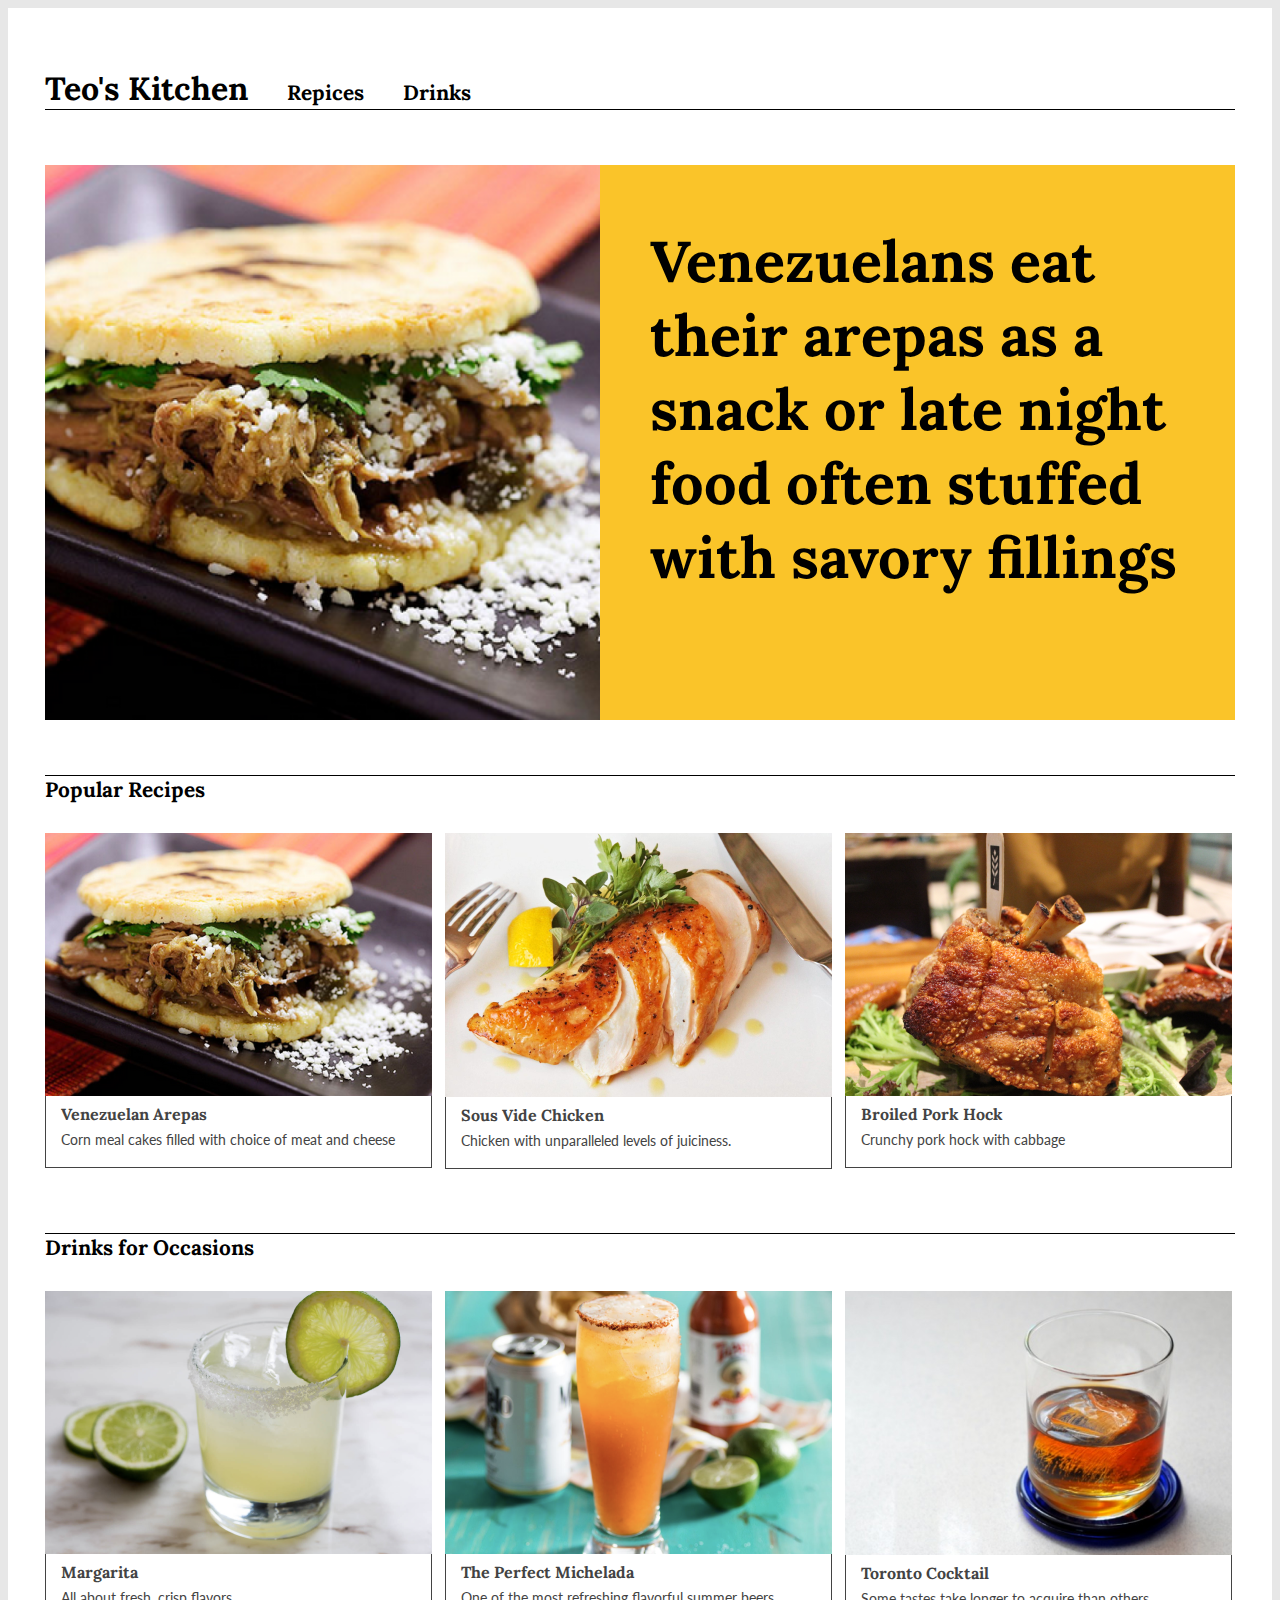
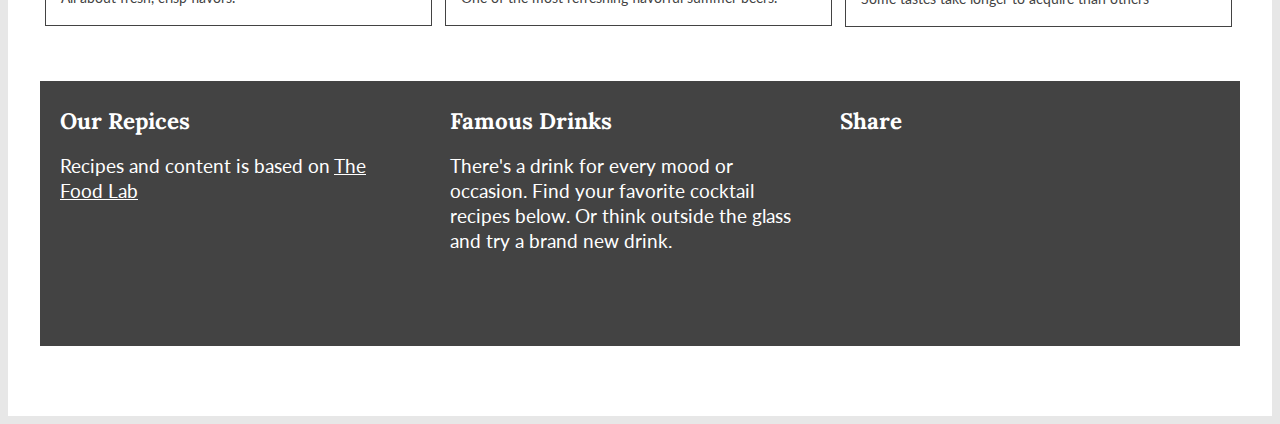
<file: index.html>
<!DOCTYPE html>
<html lang="en">
<head>
  <meta charset="UTF-8">
  <meta name="viewport" content="width=device-width, initial-scale=1.0">
  <meta http-equiv="X-UA-Compatible" content="ie=edge">

  <link rel="stylesheet" href="https://use.fontawesome.com/releases/v5.4.1/css/all.css" integrity="sha384-5sAR7xN1Nv6T6+dT2mhtzEpVJvfS3NScPQTrOxhwjIuvcA67KV2R5Jz6kr4abQsz" crossorigin="anonymous">

  <link href="https://fonts.googleapis.com/css?family=Lato:300,400,700|Lora:400,700" rel="stylesheet">

  <!-- custom css sheet for class project -->
  <link rel="stylesheet" type="text/css" href="css/style.css">


  <title>Teo Herman – Repice Site another change</title>
</head>
<body>
  <div class="site-container">
    <nav>
      <a id="siteName" href="index.html">Teo's Kitchen</a>
      <a href="#recipe-id">Repices</a>
      <a href="#drinks-id">Drinks</a>
    </nav>


    <!-- <h1 class="aspect-ratio-box">
      <div class="aspect-ratio-box-inside">
        <div class="flexbox-centering">
          <div class="viewport-sizing">
        <img src="img/arepa-large.png" alt="Quinoa Salad">
        Venezuelans eat their arepas as a snack or late night food often stuffed with savory fillings.
      </div>
    </h1> -->

    <!-- <div class="featured-dish">
      <img src="img/arepa-large.png" alt="Quinoa Salad">
      <h1>Venezuelans eat their arepas as a snack or late night food often stuffed with savory fillings</h1>
    </div> -->

    <div class="featured-dish">
      <div class="box1">
        <a href="pages/arepas.html">
        <img class="box1" src="img/arepa-large.png" alt="Quinoa Salad">
      </a>
      </div>
      <div class="box2">
        <h1>Venezuelans eat their arepas as a snack or late night food often stuffed with savory fillings</h1>
      </div>
    </div>

    <div class="popular-dish">
      <h2 id="recipe-id" class="s-title">Popular Recipes</h2>
        <div class="r-content">

          <div class="recipe">
            <a href="pages/arepas.html">
              <img src="img/img2.png" alt="Venezuelan Arepas">
                <div class="pdd">
                  <h3>Venezuelan Arepas</h3>
                    <p>Corn meal cakes filled with choice of meat and cheese</p>
                </div>
              </img>
            </a>
          </div>

          <div class="recipe">
            <a href="pages/sousvidechicken.html">
              <img src="img/sous-vide-chicken-guide.png" alt="Sous Vide Chicken">
                <div class="pdd">
                  <h3>Sous Vide Chicken</h3>
                    <p>Chicken with unparalleled levels of juiciness.</p>
                </div>
              </img>
            </a>
          </div>

          <div class="recipe">
            <a href="pages/porkhock.html">
              <img src="img/porkhock.png" alt="Broiled Pork Hocks">
                <div class="pdd">
                  <h3>Broiled Pork Hock</h3>
                    <p>Crunchy pork hock with cabbage</p>
                </div>
              </img>
            </a>
          </div>
        </div>
      </div> <!-- end of popular-dish -->

      <div class="drinks">
        <h2 id="drinks-id" class="d-title">Drinks for Occasions</h2>
          <div class="drink-content">

            <div class="drink-recipe">
              <a href="pages/margarita.html">
                <img src="img/margarita.png" alt="Venezuelan Arepas">
                  <div class="pdd">
                    <h3>Margarita</h3>
                    <p>All about fresh, crisp flavors.</p>
                  </div>
                </img>
              </a>
            </div>

            <div class="drink-recipe">
              <a href="pages/michelada.html">
                <img src="img/michelada.png" alt="Michelada Drink">
                  <div class="pdd">
                    <h3>The Perfect Michelada</h3>
                      <p>One of the most refreshing flavorful summer beers.</p>
                  </div>
                </img>
              </a>
            </div>

            <div class="drink-recipe">
              <a href="pages/toronto.html">
                <img src="img/toronto.png" alt="Fish Stocks and Sweet Potatos">
                  <div class="pdd">
                    <h3>Toronto Cocktail</h3>
                      <p>Some tastes take longer to acquire than others</p>
                    </div>
                  </img>
                </a>
            </div>

          </div>
        </div> <!-- end of drinks -->


    <footer class="footer">
      <div class="f-description">
        <h3>Our Repices</h3>
        <p>Recipes and content is based on <a href="https://www.seriouseats.com/the-food-lab">The Food Lab</a>
        </p>
      </div>
      <div class="f-description">
        <h3>Famous Drinks</h3>
        <p>There's a drink for every mood or occasion. Find your favorite cocktail recipes below. Or think outside the glass and try a brand new drink.</p>
      </div>
      <div class="f-description">
        <h3>Share</h3>
        <p><i class="fab fa-facebook-square"></i>
        <i class="fab fa-twitter-square"></i>
        <i class="fab fa-instagram"></i></p>
      </div>
    </footer>
  </div> <!-- end of site container -->
</body>
</html>
</file>
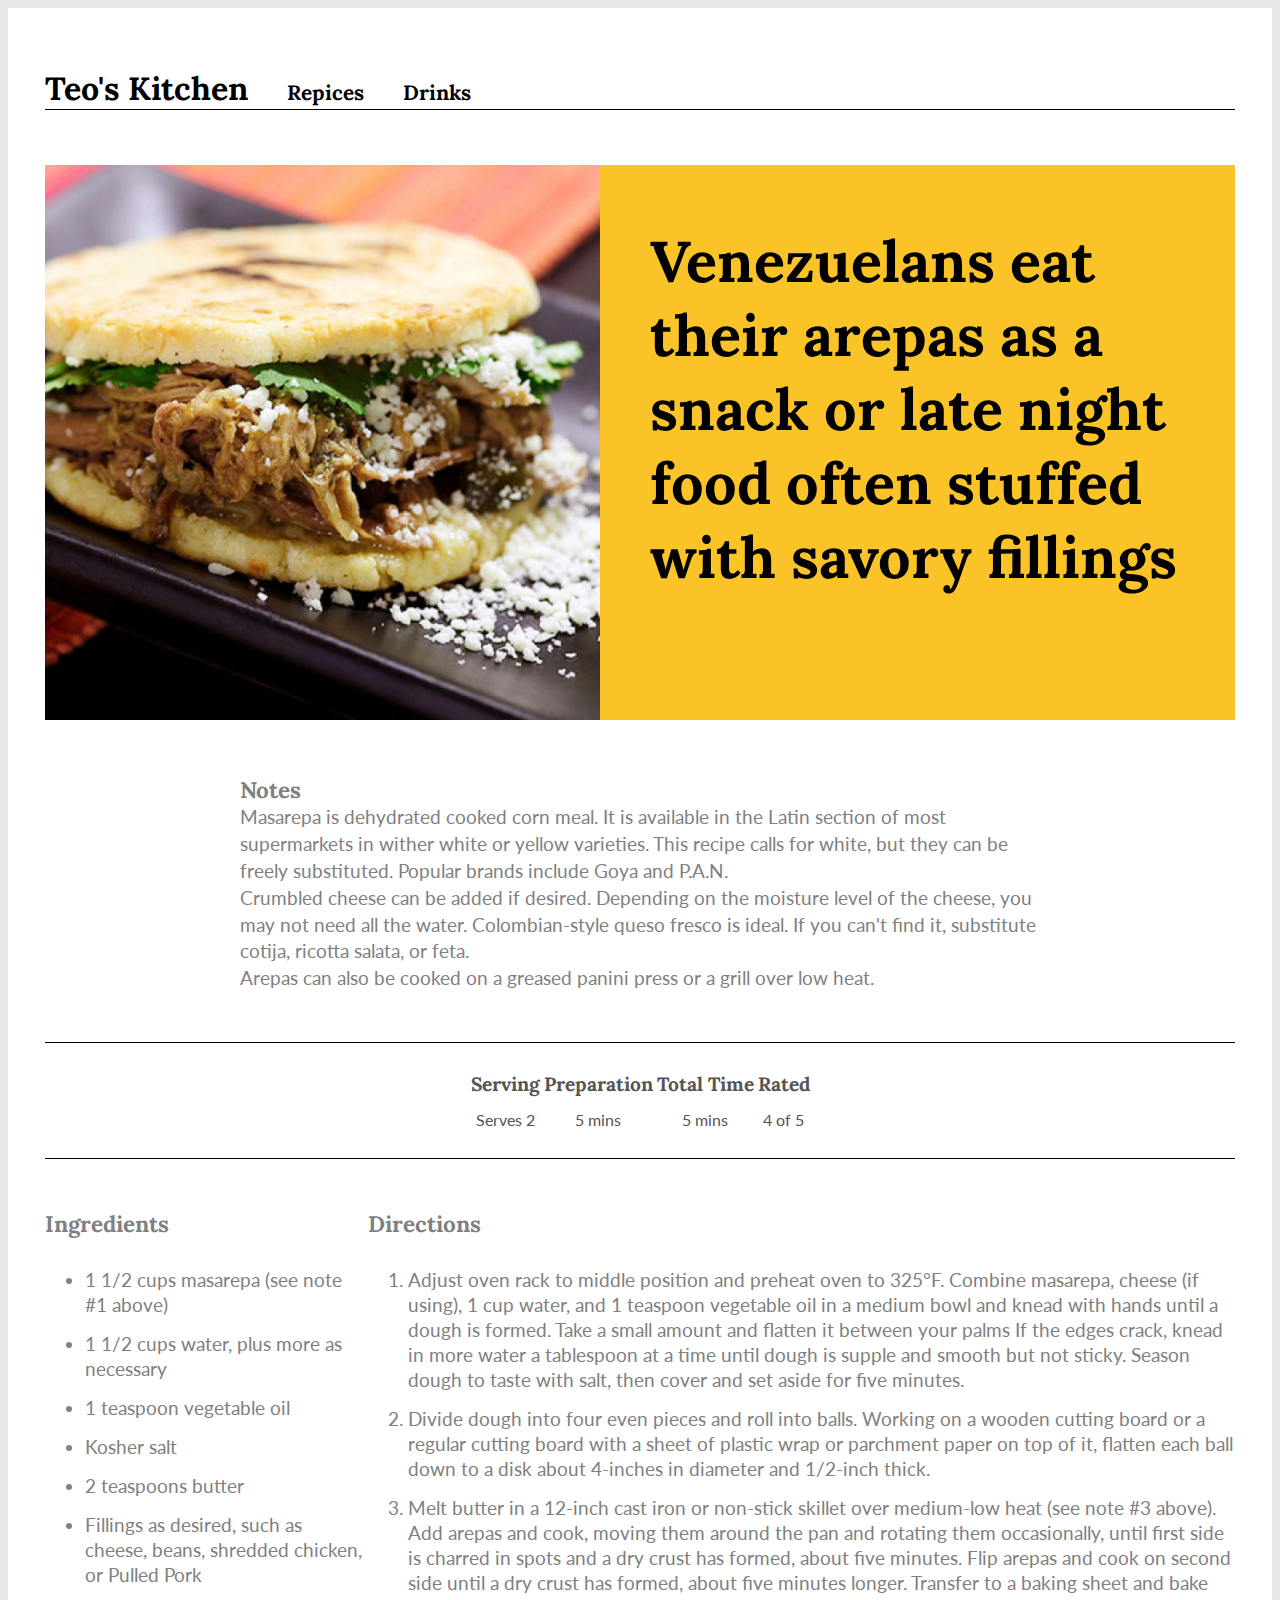
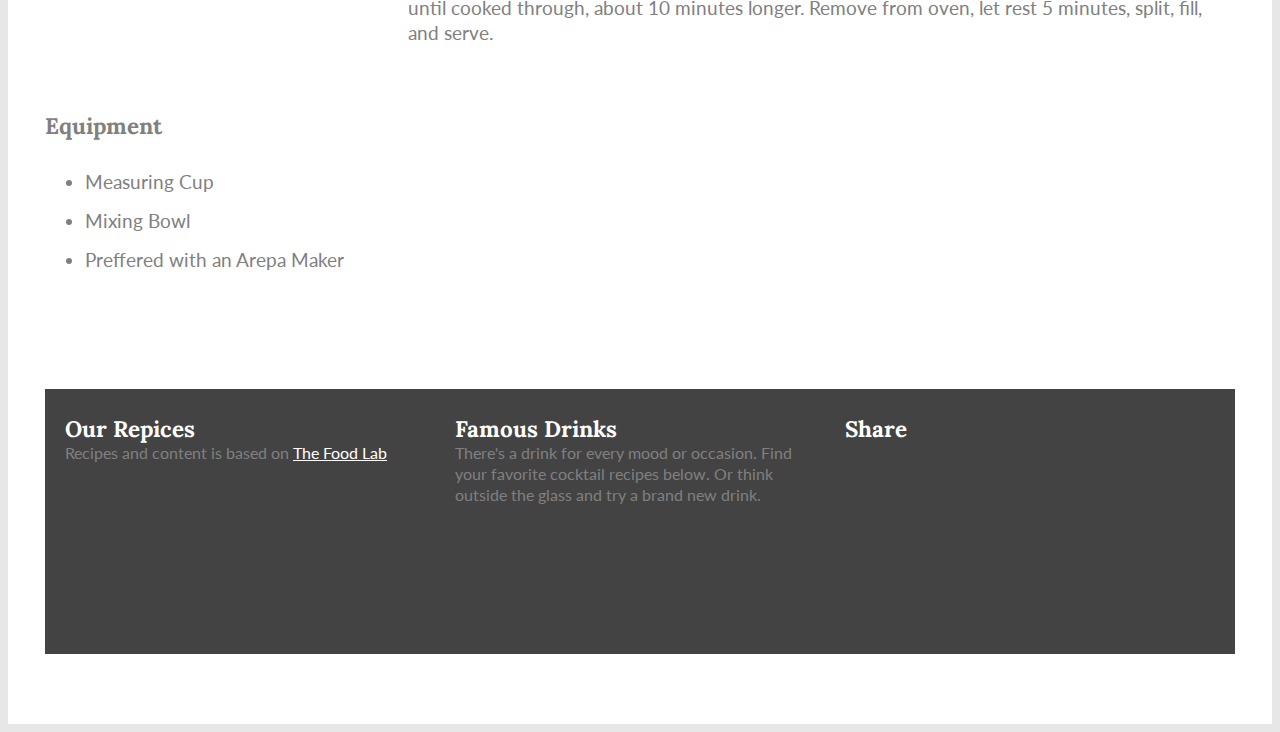
<file: pages/arepas.html>
<!DOCTYPE html>
<html lang="en" dir="ltr">
  <head>
    <meta charset="utf-8">
    <meta name="viewport" content="width=device-width, initial-scale=1.0">
    <meta http-equiv="X-UA-Compatible" content="ie=edge">

      <link rel="stylesheet" href="https://use.fontawesome.com/releases/v5.4.1/css/all.css" integrity="sha384-5sAR7xN1Nv6T6+dT2mhtzEpVJvfS3NScPQTrOxhwjIuvcA67KV2R5Jz6kr4abQsz" crossorigin="anonymous">

    <link href="https://fonts.googleapis.com/css?family=Lato:300,400,700|Lora:400,700" rel="stylesheet">

    <!-- custom css sheet for class project -->
    <link rel="stylesheet" type="text/css" href="../css/style.css">

    <title>Teo Herman – Repice Site Arepas</title>
  </head>
  <body>
    <div class="site-container">
      <nav>
        <a id="siteName" href="../index.html">Teo's Kitchen</a>
        <a href="../index.html">Repices</a><!-- given more time I would dedicate an entire section to technicques-->
        <a href="../index.html">Drinks</a><!-- given more time I would dedicate an entire section to technicques-->
      </nav>

      <div class="featured-dish">
        <div class="box1">
          <img class="box1" src="../img/arepa-large.png" alt="Venezuelan Arepa">
        </div>
        <div class="box2">
          <h1>Venezuelans eat their arepas as a snack or late night food often stuffed with savory fillings</h1>
        </div>
      </div>


      <div class="recipe-content">
        <div class="notes">
          <h3>Notes</h3>
          <p>
            Masarepa is dehydrated cooked corn meal. It is available in the Latin section of most supermarkets in wither white or yellow varieties. This recipe calls for white, but they can be freely substituted. Popular brands include Goya and P.A.N. <br />
            Crumbled cheese can be added if desired. Depending on the moisture level of the cheese, you may not need all the water. Colombian-style queso fresco is ideal. If you can't find it, substitute cotija, ricotta salata, or feta. <br />
            Arepas can also be cooked on a greased panini press or a grill over low heat.
          </p>
        </div>

        <div class="rating">
          <table class="rating-table">
            <tr>
              <th>Serving</th>
              <th>Preparation</th>
              <th>Total Time</th>
              <th>Rated</th>
            </tr>
            <tr>
              <td>Serves 2</td>
              <td>5 mins</td>
              <td>5 mins</td>
              <td>4 of 5</td>
            </tr>
          </table>
        </div>
        <div class="cooking-methods">
        <div class="ingredients">
          <h3>Ingredients</h3>
            <ul>
              <li>1 1/2 cups masarepa (see note #1 above)</li>
              <li>1 1/2 cups water, plus more as necessary</li>
              <li>1 teaspoon vegetable oil</li>
              <li>Kosher salt</li>
              <li>2 teaspoons butter</li>
              <li>Fillings as desired, such as cheese, beans, shredded chicken, or Pulled Pork</li>
            </ul>
        </div>

        <div class="directions">
          <h3>Directions</h3>
          <ol>
            <li>
              Adjust oven rack to middle position and preheat oven to 325°F. Combine masarepa, cheese (if using), 1 cup water, and 1 teaspoon vegetable oil in a medium bowl and knead with hands until a dough is formed. Take a small amount and flatten it between your palms If the edges crack, knead in more water a tablespoon at a time until dough is supple and smooth but not sticky. Season dough to taste with salt, then cover and set aside for five minutes.
            </li>
            <li>
              Divide dough into four even pieces and roll into balls. Working on a wooden cutting board or a regular cutting board with a sheet of plastic wrap or parchment paper on top of it, flatten each ball down to a disk about 4-inches in diameter and 1/2-inch thick.
            </li>
            <li>
              Melt butter in a 12-inch cast iron or non-stick skillet over medium-low heat (see note #3 above). Add arepas and cook, moving them around the pan and rotating them occasionally, until first side is charred in spots and a dry crust has formed, about five minutes. Flip arepas and cook on second side until a dry crust has formed, about five minutes longer. Transfer to a baking sheet and bake until cooked through, about 10 minutes longer. Remove from oven, let rest 5 minutes, split, fill, and serve.
            </li>
          </ol>
        </div>

        <div class="equipment">
          <h3>Equipment</h3>
          <p></p>
          <ul>
            <li>Measuring Cup</li>
            <li>Mixing Bowl</li>
            <li>Preffered with an Arepa Maker</li>
          </ul>
        </div>
      </div>

      <footer class="footer">
        <div class="f-description">
          <h3>Our Repices</h3>
          <p>Recipes and content is based on <a href="https://www.seriouseats.com/the-food-lab">The Food Lab</a>
          </p>
        </div>
        <div class="f-description">
          <h3>Famous Drinks</h3>
          <p>There's a drink for every mood or occasion. Find your favorite cocktail recipes below. Or think outside the glass and try a brand new drink.</p>
        </div>
        <div class="f-description">
          <h3>Share</h3>
          <p>
          <i class="fab fa-facebook-square"></i>
          <i class="fab fa-twitter-square"></i>
          <i class="fab fa-instagram"></i>
        </p>
        </div>
      </footer>

    </div>
  </body>
</html>
</file>
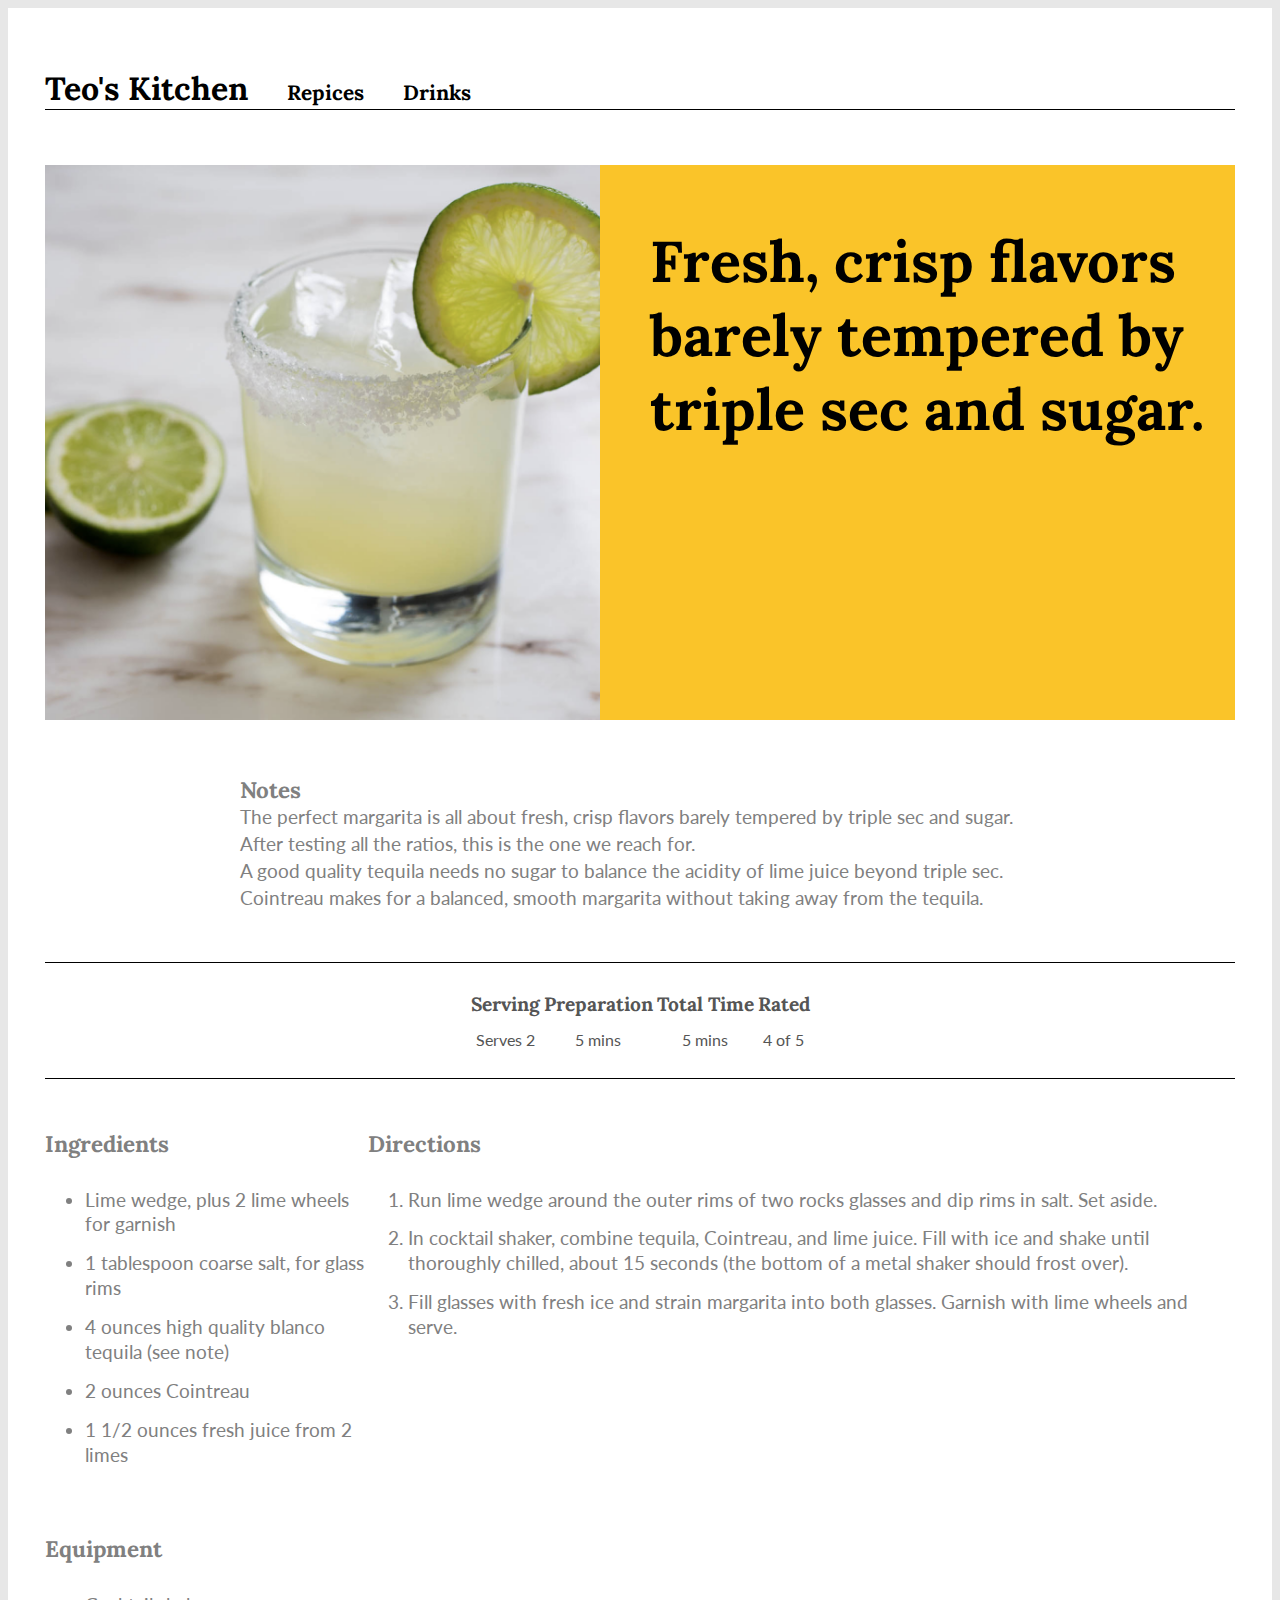
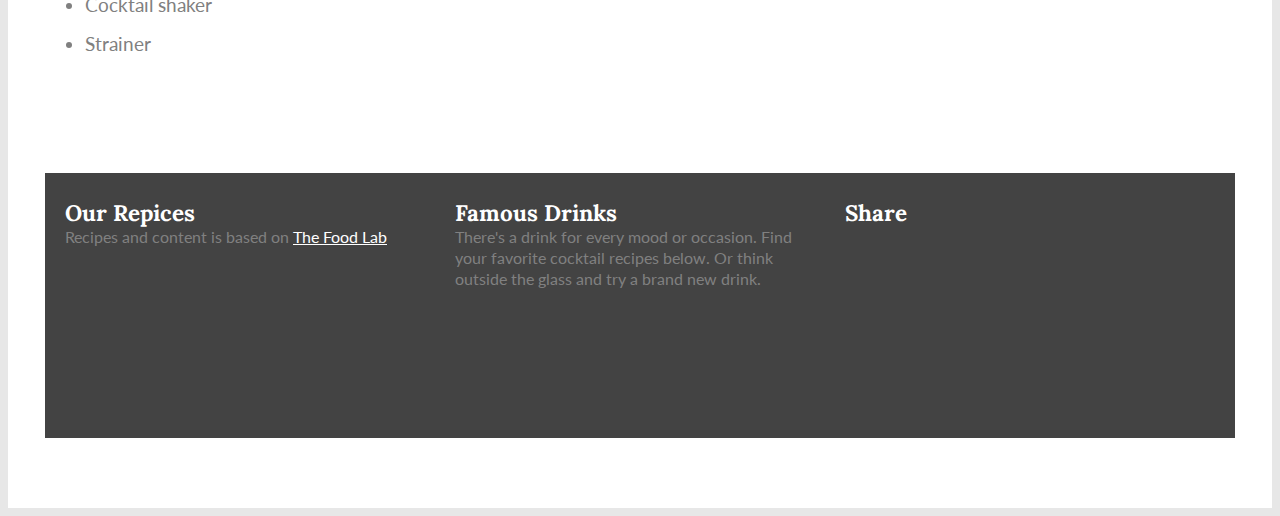
<file: pages/margarita.html>
<!DOCTYPE html>
<html lang="en" dir="ltr">
  <head>
    <meta charset="utf-8">
    <meta name="viewport" content="width=device-width, initial-scale=1.0">
    <meta http-equiv="X-UA-Compatible" content="ie=edge">

    <link rel="stylesheet" href="https://use.fontawesome.com/releases/v5.4.1/css/all.css" integrity="sha384-5sAR7xN1Nv6T6+dT2mhtzEpVJvfS3NScPQTrOxhwjIuvcA67KV2R5Jz6kr4abQsz" crossorigin="anonymous">

    <link href="https://fonts.googleapis.com/css?family=Lato:300,400,700|Lora:400,700" rel="stylesheet">

    <!-- custom css sheet for class project -->
    <link rel="stylesheet" type="text/css" href="../css/style.css">

    <title>Teo Herman – Repice Site Arepas</title>
  </head>
  <body>
    <div class="site-container">
      <nav>
        <a id="siteName" href="../index.html">Teo's Kitchen</a>
        <a href="../index.html">Repices</a><!-- given more time I would dedicate an entire section to technicques-->
        <a href="../index.html">Drinks</a><!-- given more time I would dedicate an entire section to technicques-->
      </nav>

      <div class="featured-dish">
        <div class="box1">
          <img class="box1" src="../img/margarita-large.png" alt="Classic Margarita">
        </div>
        <div class="box2">
          <h1>Fresh, crisp flavors barely tempered by triple sec and sugar.</h1>
        </div>
      </div>

      <!-- <div class="featured-dish">
        <img src="../img/margarita-large.png" alt="Classic Margarita">
        <h1>Fresh, crisp flavors barely tempered by triple sec and sugar.</h1>
      </div> -->


      <div class="recipe-content">
        <div class="notes">
          <h3>Notes</h3>
          <p>
            The perfect margarita is all about fresh, crisp flavors barely tempered by triple sec and sugar. After testing all the ratios, this is the one we reach for.<br>
            A good quality tequila needs no sugar to balance the acidity of lime juice beyond triple sec.
            Cointreau makes for a balanced, smooth margarita without taking away from the tequila.
          </p>
        </div>

        <div class="rating">
          <table class="rating-table">
            <tr>
              <th>Serving</th>
              <th>Preparation</th>
              <th>Total Time</th>
              <th>Rated</th>
            </tr>
            <tr>
              <td>Serves 2</td>
              <td>5 mins</td>
              <td>5 mins</td>
              <td>4 of 5</td>
            </tr>
          </table>
        </div>

        <div class="cooking-methods">
          <div class="ingredients">
            <h3>Ingredients</h3>
              <ul>
                <li>Lime wedge, plus 2 lime wheels for garnish</li>
                <li>1 tablespoon coarse salt, for glass rims</li>
                <li>4 ounces high quality blanco tequila (see note)</li>
                <li>2 ounces Cointreau</li>
                <li>1 1/2 ounces fresh juice from 2 limes</li>
              </ul>
          </div>

          <div class="directions">
            <h3>Directions</h3>
            <ol>
              <li>
                Run lime wedge around the outer rims of two rocks glasses and dip rims in salt. Set aside.
              </li>
              <li>
                In cocktail shaker, combine tequila, Cointreau, and lime juice. Fill with ice and shake until thoroughly chilled, about 15 seconds (the bottom of a metal shaker should frost over).
              </li>
              <li>
                Fill glasses with fresh ice and strain margarita into both glasses. Garnish with lime wheels and serve.
              </li>
            </ol>
          </div>

          <div class="equipment">
            <h3>Equipment</h3>
            <p></p>
            <ul>
              <li>Cocktail shaker </li>
              <li>Strainer</li>
            </ul>
          </div>
      </div>

      <footer class="footer">
        <div class="f-description">
          <h3>Our Repices</h3>
          <p>Recipes and content is based on <a href="https://www.seriouseats.com/the-food-lab">The Food Lab</a>
          </p>
        </div>
        <div class="f-description">
          <h3>Famous Drinks</h3>
          <p>There's a drink for every mood or occasion. Find your favorite cocktail recipes below. Or think outside the glass and try a brand new drink.</p>
        </div>
        <div class="f-description">
          <h3>Share</h3>
          <p><i class="fab fa-facebook-square"></i>
          <i class="fab fa-twitter-square"></i>
          <i class="fab fa-instagram"></i></p>
        </div>
      </footer>

    </div>
  </body>
</html>
</file>
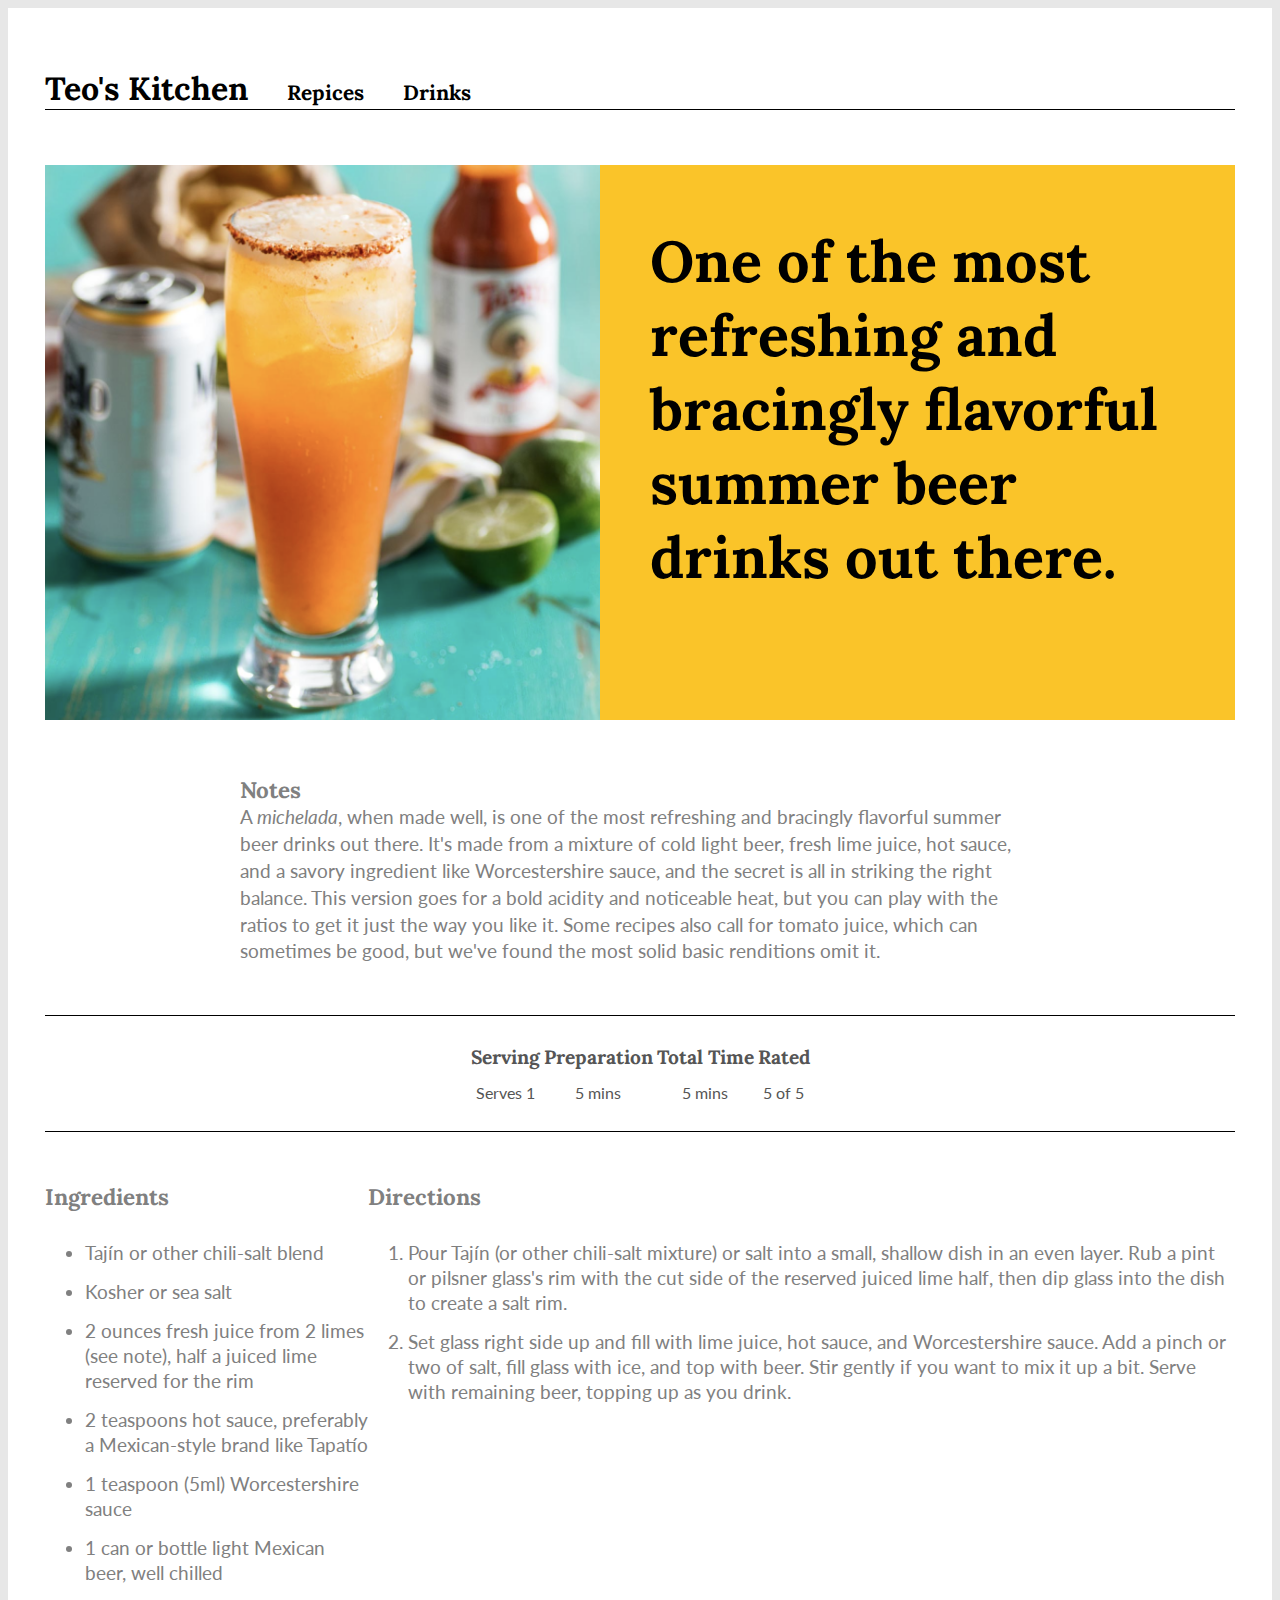
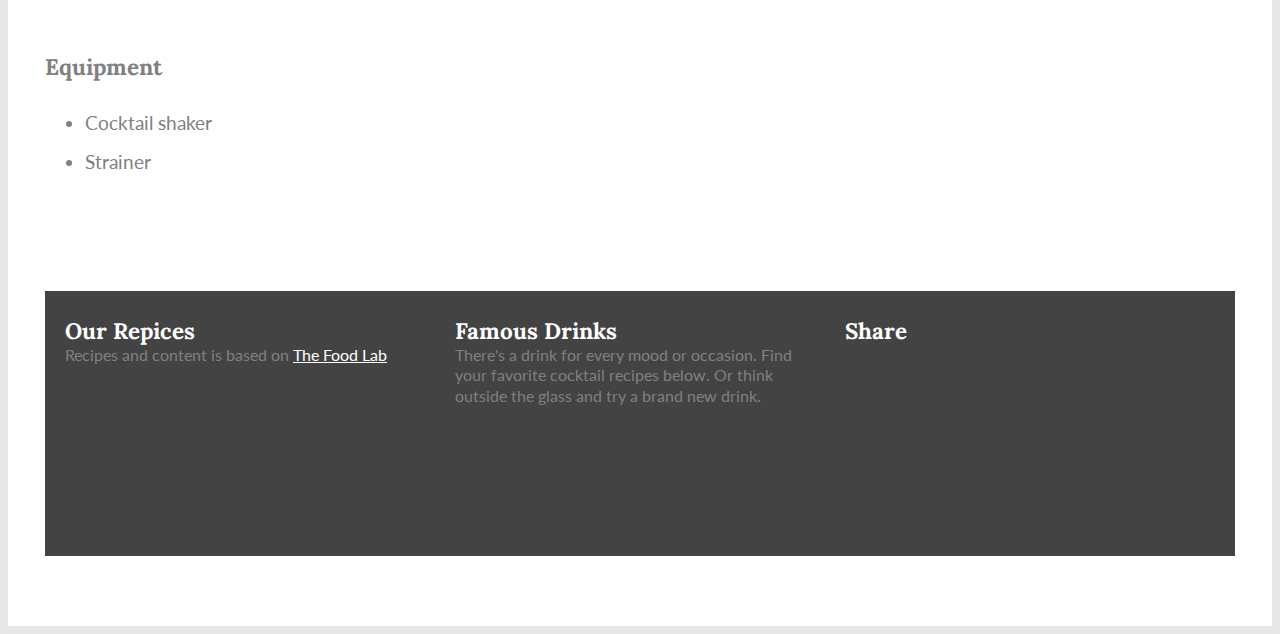
<file: pages/michelada.html>
<!DOCTYPE html>
<html lang="en" dir="ltr">
  <head>
    <meta charset="utf-8">
    <meta name="viewport" content="width=device-width, initial-scale=1.0">
    <meta http-equiv="X-UA-Compatible" content="ie=edge">

    <link rel="stylesheet" href="https://use.fontawesome.com/releases/v5.4.1/css/all.css" integrity="sha384-5sAR7xN1Nv6T6+dT2mhtzEpVJvfS3NScPQTrOxhwjIuvcA67KV2R5Jz6kr4abQsz" crossorigin="anonymous">

    <link href="https://fonts.googleapis.com/css?family=Lato:300,400,700|Lora:400,700" rel="stylesheet">

    <!-- custom css sheet for class project -->
    <link rel="stylesheet" type="text/css" href="../css/style.css">

    <title>Teo Herman – Repice Site Michelada</title>
  </head>
  <body>
    <div class="site-container">
      <nav>
        <a id="siteName" href="../index.html">Teo's Kitchen</a>
        <a href="../index.html">Repices</a><!-- given more time I would dedicate an entire section to technicques-->
        <a href="../index.html">Drinks</a><!-- given more time I would dedicate an entire section to technicques-->
      </nav>

      <div class="featured-dish">
        <div class="box1">
          <img class="box1" src="../img/michelada-large.png" alt="Michelada">
        </div>
        <div class="box2">
          <h1>One of the most refreshing and bracingly flavorful summer beer drinks out there.</h1>
        </div>
      </div>


      <div class="recipe-content">
        <div class="notes">
          <h3>Notes</h3>
          <p>
            A <em>michelada</em>, when made well, is one of the most refreshing and bracingly flavorful summer beer drinks out there. It's made from a mixture of cold light beer, fresh lime juice, hot sauce, and a savory ingredient like Worcestershire sauce, and the secret is all in striking the right balance. This version goes for a bold acidity and noticeable heat, but you can play with the ratios to get it just the way you like it. Some recipes also call for tomato juice, which can sometimes be good, but we've found the most solid basic renditions omit it.
          </p>
        </div>

        <div class="rating">
          <table class="rating-table">
            <tr>
              <th>Serving</th>
              <th>Preparation</th>
              <th>Total Time</th>
              <th>Rated</th>
            </tr>
            <tr>
              <td>Serves 1</td>
              <td>5 mins</td>
              <td>5 mins</td>
              <td>5 of 5</td>
            </tr>
          </table>
        </div>

        <div class="cooking-methods">
          <div class="ingredients">
            <h3>Ingredients</h3>
              <ul>
                <li>Tajín or other chili-salt blend </li>
                <li>Kosher or sea salt</li>
                <li>2 ounces fresh juice from 2 limes (see note), half a juiced lime reserved for the rim</li>
                <li>2 teaspoons hot sauce, preferably a Mexican-style brand like Tapatío </li>
                <li>1 teaspoon (5ml) Worcestershire sauce</li>
                <li>1 can or bottle light Mexican beer, well chilled</li>
              </ul>
          </div>

          <div class="directions">
            <h3>Directions</h3>
            <ol>
              <li>
                Pour Tajín (or other chili-salt mixture) or salt into a small, shallow dish in an even layer. Rub a pint or pilsner glass's rim with the cut side of the reserved juiced lime half, then dip glass into the dish to create a salt rim.
              </li>
              <li>
                Set glass right side up and fill with lime juice, hot sauce, and Worcestershire sauce. Add a pinch or two of salt, fill glass with ice, and top with beer. Stir gently if you want to mix it up a bit. Serve with remaining beer, topping up as you drink.
              </li>
            </ol>
          </div>

          <div class="equipment">
            <h3>Equipment</h3>
            <p></p>
            <ul>
              <li>Cocktail shaker </li>
              <li>Strainer</li>
            </ul>
          </div>
      </div>

      <footer class="footer">
        <div class="f-description">
          <h3>Our Repices</h3>
          <p>Recipes and content is based on <a href="https://www.seriouseats.com/the-food-lab">The Food Lab</a>
          </p>
        </div>
        <div class="f-description">
          <h3>Famous Drinks</h3>
          <p>There's a drink for every mood or occasion. Find your favorite cocktail recipes below. Or think outside the glass and try a brand new drink.</p>
        </div>
        <div class="f-description">
          <h3>Share</h3>
          <p><i class="fab fa-facebook-square"></i>
          <i class="fab fa-twitter-square"></i>
          <i class="fab fa-instagram"></i></p>
        </div>
      </footer>

    </div>
  </body>
</html>
</file>
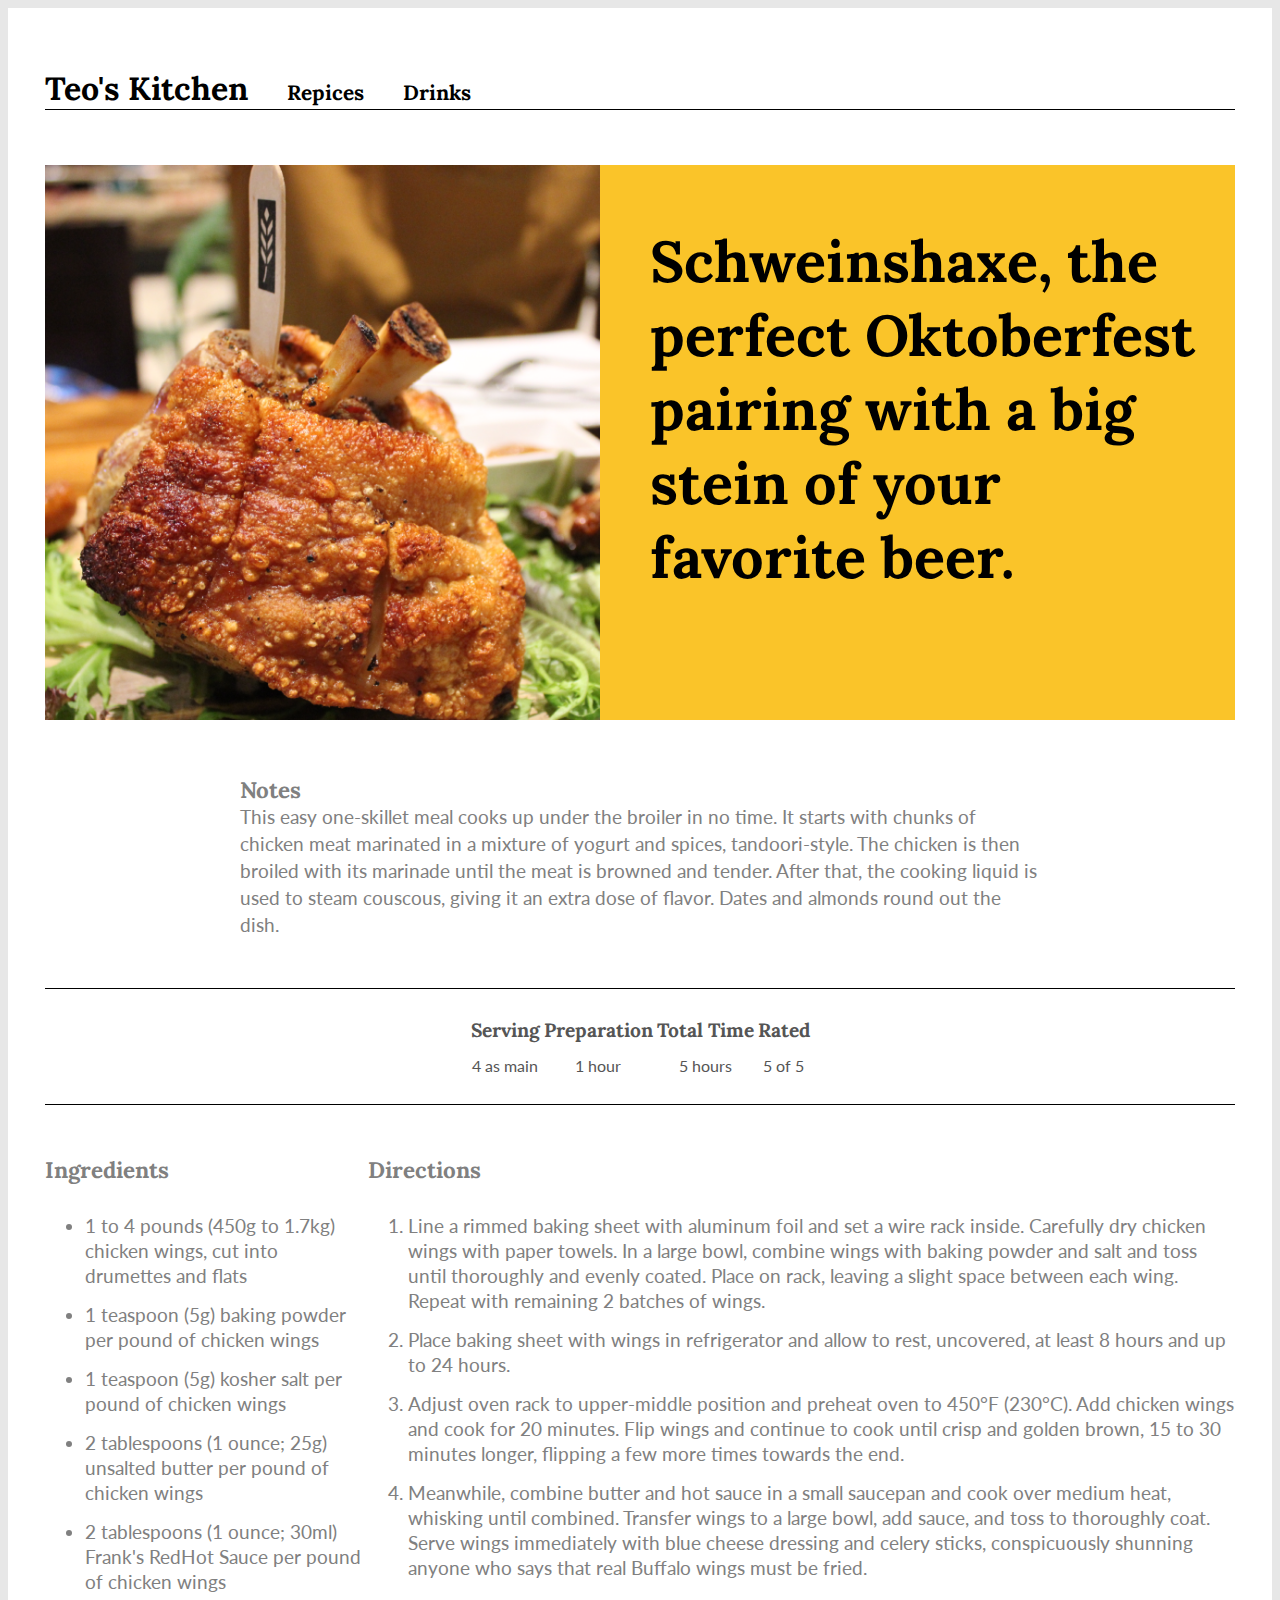
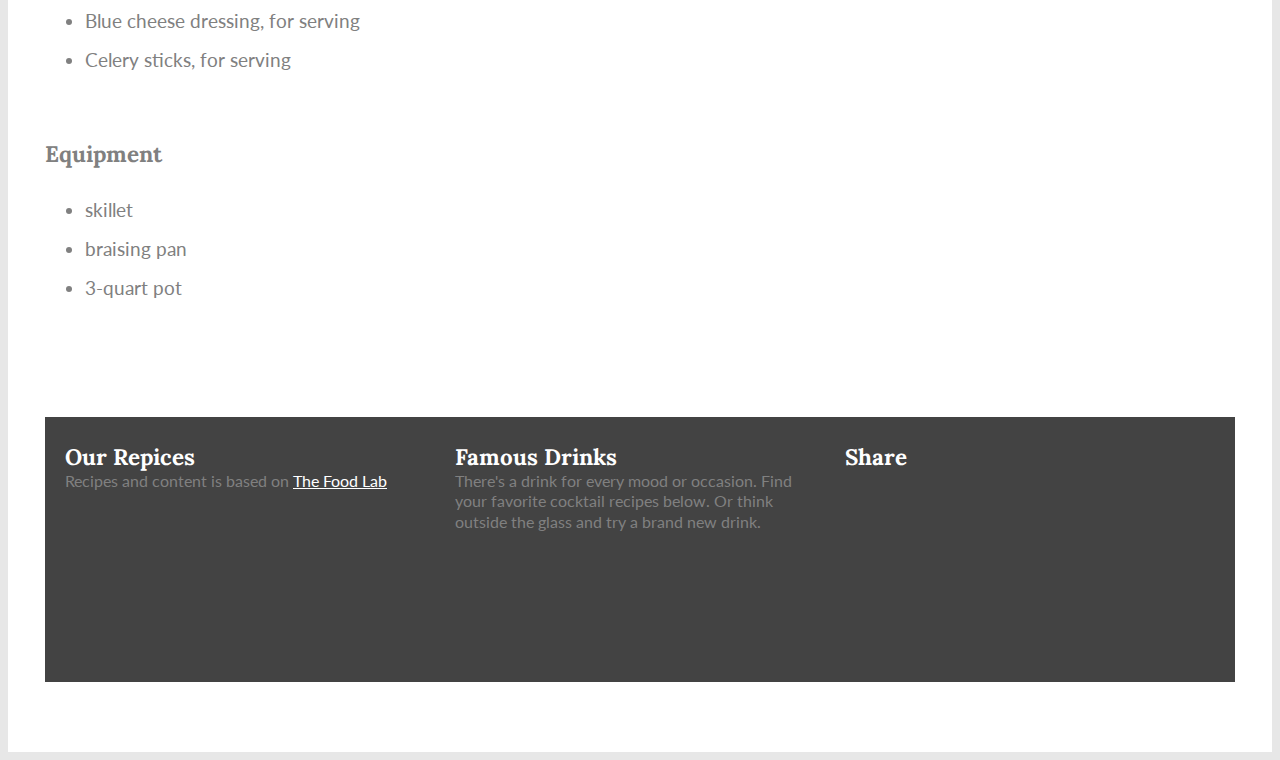
<file: pages/porkhock.html>
<!DOCTYPE html>
<html lang="en" dir="ltr">
  <head>
    <meta charset="utf-8">
    <meta name="viewport" content="width=device-width, initial-scale=1.0">
    <meta http-equiv="X-UA-Compatible" content="ie=edge">

    <link rel="stylesheet" href="https://use.fontawesome.com/releases/v5.4.1/css/all.css" integrity="sha384-5sAR7xN1Nv6T6+dT2mhtzEpVJvfS3NScPQTrOxhwjIuvcA67KV2R5Jz6kr4abQsz" crossorigin="anonymous">

    <link href="https://fonts.googleapis.com/css?family=Lato:300,400,700|Lora:400,700" rel="stylesheet">

    <!-- custom css sheet for class project -->
    <link rel="stylesheet" type="text/css" href="../css/style.css">

    <title>Teo Herman – Repice Site Broiled Ham Hock</title>
  </head>
  <body>
    <div class="site-container">
      <nav>
        <a id="siteName" href="../index.html">Teo's Kitchen</a>
        <a href="../index.html">Repices</a><!-- given more time I would dedicate an entire section to technicques-->
        <a href="../index.html">Drinks</a><!-- given more time I would dedicate an entire section to technicques-->
      </nav>

      <div class="featured-dish">
        <div class="box1">
          <img class="box1" src="../img/porkhock-large.png" alt="Pork Hock">
        </div>
        <div class="box2">
          <h1>Schweinshaxe, the perfect Oktoberfest pairing with a big stein of your favorite beer.</h1>
        </div>
      </div>


      <div class="recipe-content">
        <div class="notes">
          <h3>Notes</h3>
          <p>
            This easy one-skillet meal cooks up under the broiler in no time. It starts with chunks of chicken meat marinated in a mixture of yogurt and spices, tandoori-style. The chicken is then broiled with its marinade until the meat is browned and tender. After that, the cooking liquid is used to steam couscous, giving it an extra dose of flavor. Dates and almonds round out the dish.
          </p>
        </div>

        <div class="rating">
          <table class="rating-table">
            <tr>
              <th>Serving</th>
              <th>Preparation</th>
              <th>Total Time</th>
              <th>Rated</th>
            </tr>
            <tr>
              <td>4 as main</td>
              <td>1 hour</td>
              <td>5 hours</td>
              <td>5 of 5</td>
            </tr>
          </table>
        </div>
        <div class="cooking-methods">
          <div class="ingredients">
            <h3>Ingredients</h3>
              <ul>
                <li>1 to 4 pounds (450g to 1.7kg) chicken wings, cut into drumettes and flats</li>
                <li>1 teaspoon (5g) baking powder per pound of chicken wings</li>
                <li>1 teaspoon (5g) kosher salt per pound of chicken wings</li>
                <li>2 tablespoons (1 ounce; 25g) unsalted butter per pound of chicken wings</li>
                <li>2 tablespoons (1 ounce; 30ml) Frank's RedHot Sauce per pound of chicken wings</li>
                <li>Blue cheese dressing, for serving</li>
                <li>Celery sticks, for serving</li>
              </ul>
          </div>

          <div class="directions">
            <h3>Directions</h3>
            <ol>

              <li>
                Line a rimmed baking sheet with aluminum foil and set a wire rack inside. Carefully dry chicken wings with paper towels. In a large bowl, combine wings with baking powder and salt and toss until thoroughly and evenly coated. Place on rack, leaving a slight space between each wing. Repeat with remaining 2 batches of wings.
              </li>
              <li>
                Place baking sheet with wings in refrigerator and allow to rest, uncovered, at least 8 hours and up to 24 hours.
              </li>
              <li>
                Adjust oven rack to upper-middle position and preheat oven to 450°F (230°C). Add chicken wings and cook for 20 minutes. Flip wings and continue to cook until crisp and golden brown, 15 to 30 minutes longer, flipping a few more times towards the end.
              </li>
              <li>
                Meanwhile, combine butter and hot sauce in a small saucepan and cook over medium heat, whisking until combined. Transfer wings to a large bowl, add sauce, and toss to thoroughly coat. Serve wings immediately with blue cheese dressing and celery sticks, conspicuously shunning anyone who says that real Buffalo wings must be fried.
              </li>
            </ol>
          </div>

          <div class="equipment">
            <h3>Equipment</h3>
            <p></p>
            <ul>
              <li>skillet</li>
              <li>braising pan</li>
              <li>3-quart pot</li>
            </ul>
          </div>
      </div>

      <footer class="footer">
        <div class="f-description">
          <h3>Our Repices</h3>
          <p>Recipes and content is based on <a href="https://www.seriouseats.com/the-food-lab">The Food Lab</a>
          </p>
        </div>
        <div class="f-description">
          <h3>Famous Drinks</h3>
          <p>There's a drink for every mood or occasion. Find your favorite cocktail recipes below. Or think outside the glass and try a brand new drink.</p>
        </div>
        <div class="f-description">
          <h3>Share</h3>
          <p><i class="fab fa-facebook-square"></i>
          <i class="fab fa-twitter-square"></i>
          <i class="fab fa-instagram"></i></p>
        </div>
      </footer>

    </div>
  </body>
</html>
</file>
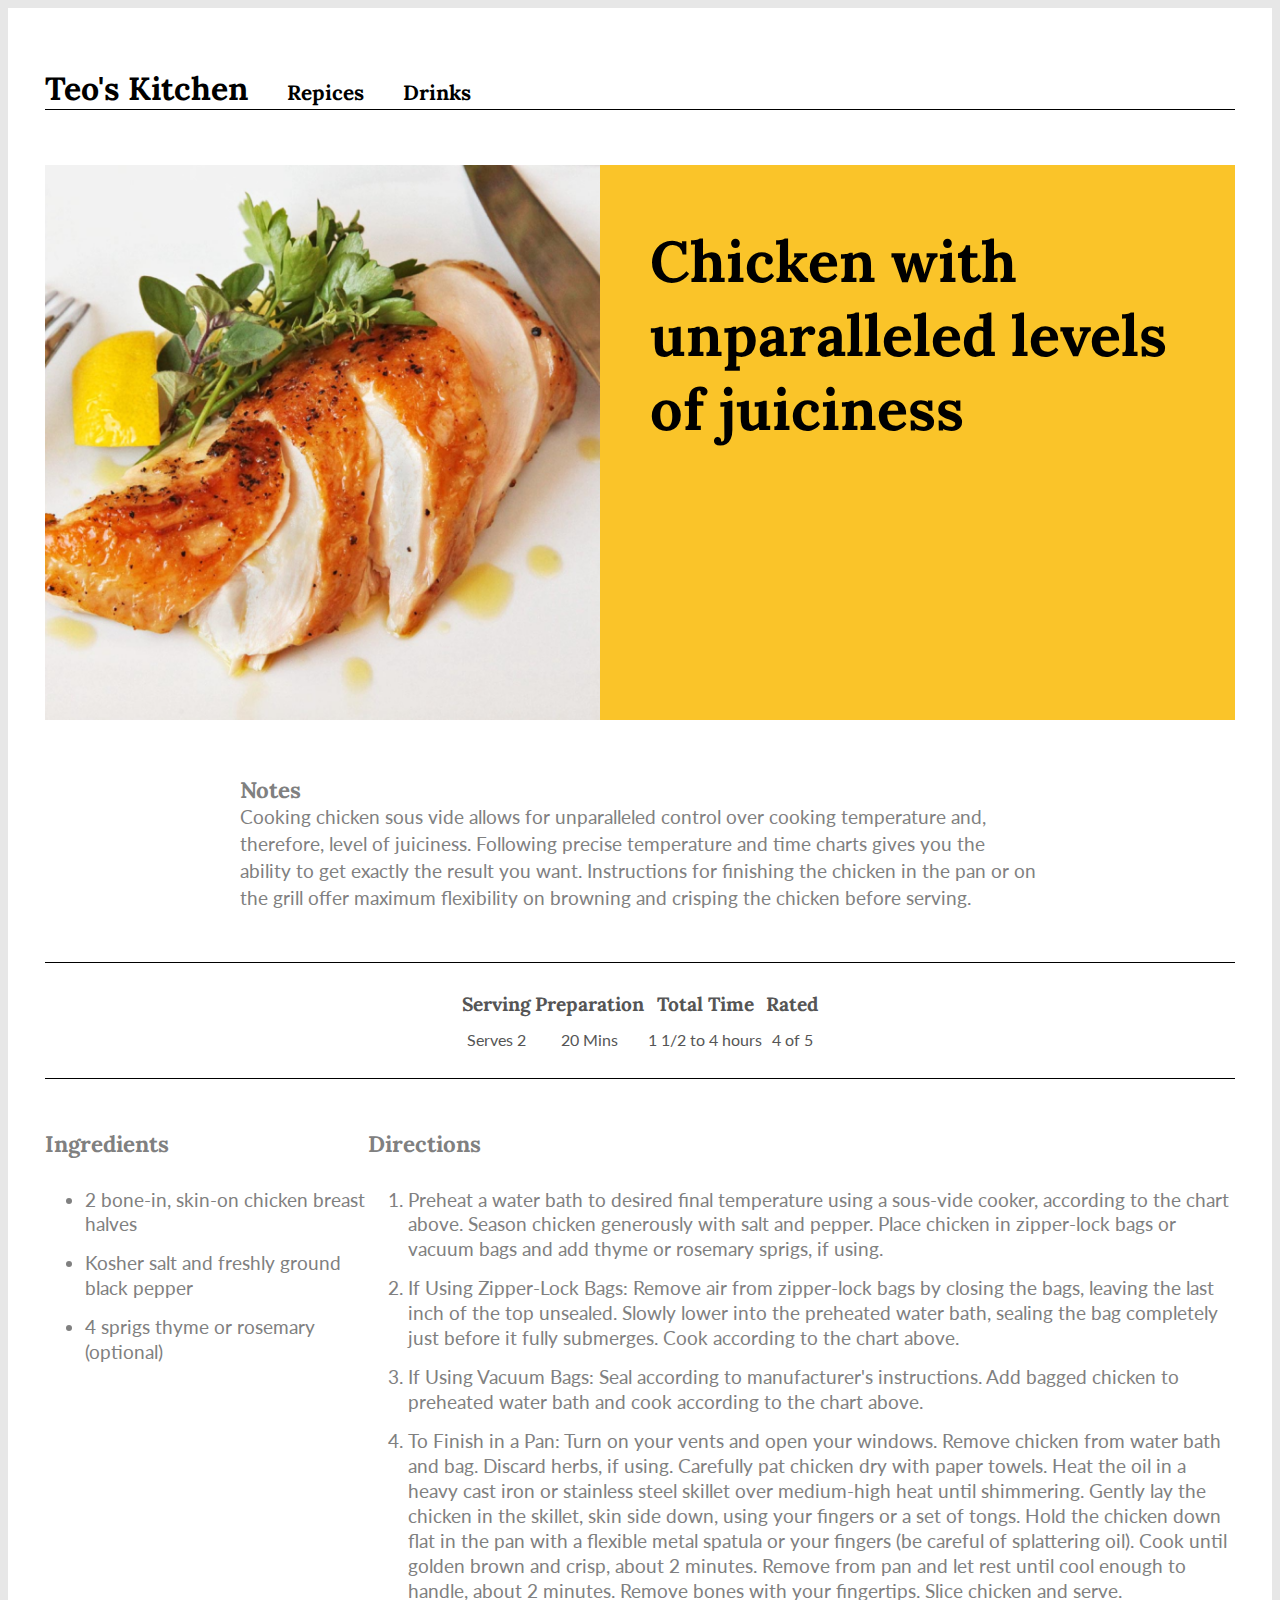
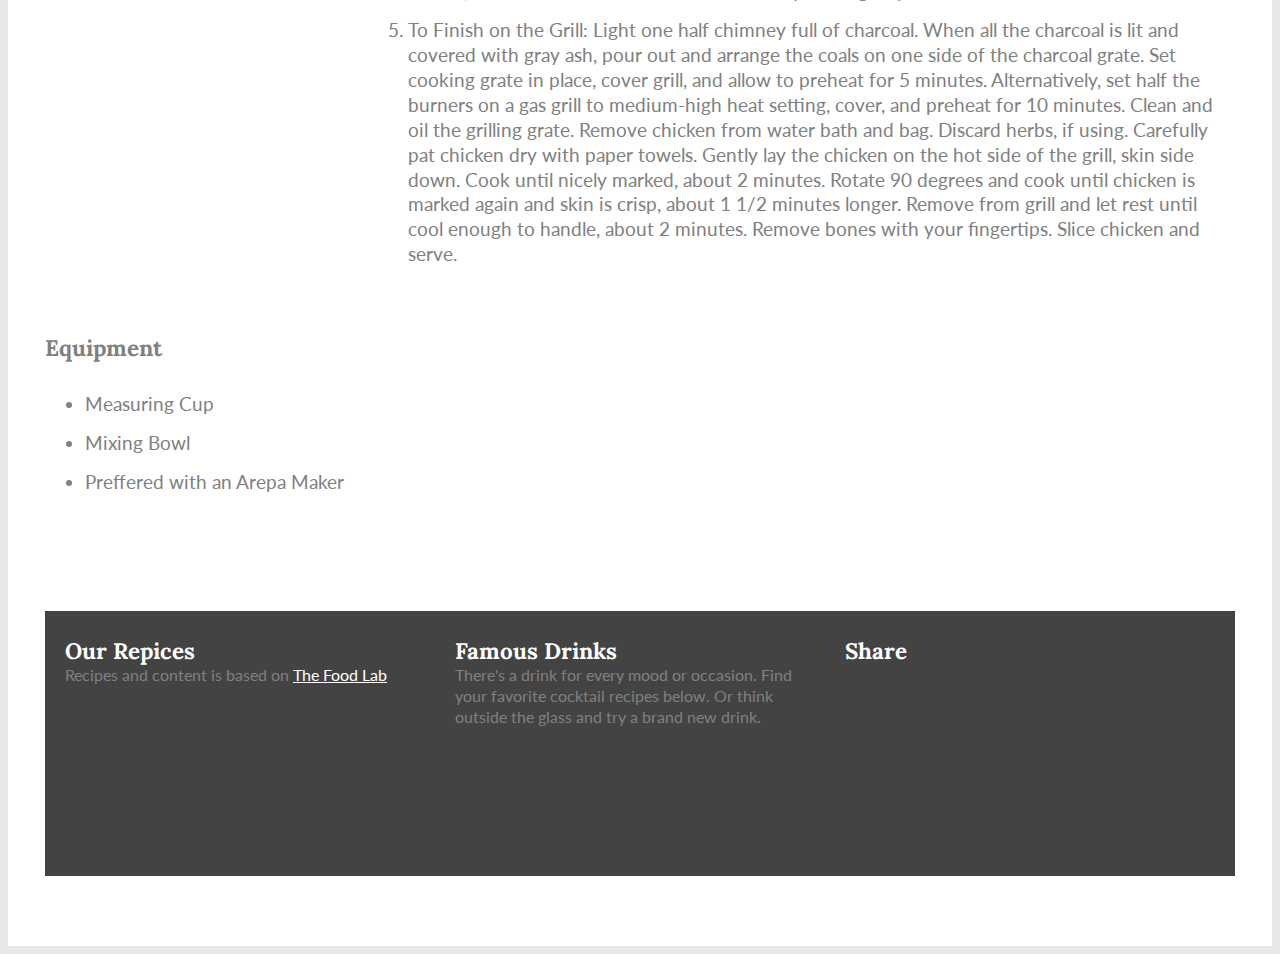
<file: pages/sousvidechicken.html>
<!DOCTYPE html>
<html lang="en" dir="ltr">
  <head>
    <meta charset="utf-8">
    <meta name="viewport" content="width=device-width, initial-scale=1.0">
    <meta http-equiv="X-UA-Compatible" content="ie=edge">

    <link rel="stylesheet" href="https://use.fontawesome.com/releases/v5.4.1/css/all.css" integrity="sha384-5sAR7xN1Nv6T6+dT2mhtzEpVJvfS3NScPQTrOxhwjIuvcA67KV2R5Jz6kr4abQsz" crossorigin="anonymous">

    <link href="https://fonts.googleapis.com/css?family=Lato:300,400,700|Lora:400,700" rel="stylesheet">

    <!-- custom css sheet for class project -->
    <link rel="stylesheet" type="text/css" href="../css/style.css">

    <title>Teo Herman – Repice Site Sous Vide Chicken</title>
  </head>
  <body>
    <div class="site-container">
      <nav>
        <a id="siteName" href="../index.html">Teo's Kitchen</a>
        <a href="../index.html">Repices</a><!-- given more time I would dedicate an entire section to technicques-->
        <a href="../index.html">Drinks</a><!-- given more time I would dedicate an entire section to technicques-->
      </nav>


      <div class="featured-dish">
        <div class="box1">
          <img class="box1" src="../img/sous-vide-chicken-guide-large.png" alt="Sous vide chicken">
        </div>
        <div class="box2">
          <h1>Chicken with unparalleled levels of juiciness</h1>
        </div>
      </div>


      <div class="recipe-content">
        <div class="notes">
          <h3>Notes</h3>
          <p>
            Cooking chicken sous vide allows for unparalleled control over cooking temperature and, therefore, level of juiciness. Following precise temperature and time charts gives you the ability to get exactly the result you want.
            Instructions for finishing the chicken in the pan or on the grill offer maximum flexibility on browning and crisping the chicken before serving.
          </p>
        </div>

        <div class="rating">
          <table class="rating-table">
            <tr>
              <th>Serving</th>
              <th>Preparation</th>
              <th>Total Time</th>
              <th>Rated</th>
            </tr>
            <tr>
              <td>Serves 2</td>
              <td>20 Mins</td>
              <td>1 1/2 to 4 hours</td>
              <td>4 of 5</td>
            </tr>
          </table>
        </div>
        <div class="cooking-methods">
          <div class="ingredients">
            <h3>Ingredients</h3>
              <ul>
                <li>2 bone-in, skin-on chicken breast halves</li>
                <li>Kosher salt and freshly ground black pepper</li>
                <li>4 sprigs thyme or rosemary (optional)</li>
              </ul>
          </div>

          <div class="directions">
            <h3>Directions</h3>
            <ol>
              <li>
                Preheat a water bath to desired final temperature using a sous-vide cooker, according to the chart above. Season chicken generously with salt and pepper. Place chicken in zipper-lock bags or vacuum bags and add thyme or rosemary sprigs, if using.
              </li>
              <li>
                If Using Zipper-Lock Bags: Remove air from zipper-lock bags by closing the bags, leaving the last inch of the top unsealed. Slowly lower into the preheated water bath, sealing the bag completely just before it fully submerges. Cook according to the chart above.
              </li>
              <li>
                If Using Vacuum Bags: Seal according to manufacturer's instructions. Add bagged chicken to preheated water bath and cook according to the chart above.
              </li>
              <li>
                To Finish in a Pan: Turn on your vents and open your windows. Remove chicken from water bath and bag. Discard herbs, if using. Carefully pat chicken dry with paper towels. Heat the oil in a heavy cast iron or stainless steel skillet over medium-high heat until shimmering. Gently lay the chicken in the skillet, skin side down, using your fingers or a set of tongs. Hold the chicken down flat in the pan with a flexible metal spatula or your fingers (be careful of splattering oil). Cook until golden brown and crisp, about 2 minutes. Remove from pan and let rest until cool enough to handle, about 2 minutes. Remove bones with your fingertips. Slice chicken and serve.
              </li>
              <li>
                To Finish on the Grill: Light one half chimney full of charcoal. When all the charcoal is lit and covered with gray ash, pour out and arrange the coals on one side of the charcoal grate. Set cooking grate in place, cover grill, and allow to preheat for 5 minutes. Alternatively, set half the burners on a gas grill to medium-high heat setting, cover, and preheat for 10 minutes. Clean and oil the grilling grate. Remove chicken from water bath and bag. Discard herbs, if using. Carefully pat chicken dry with paper towels. Gently lay the chicken on the hot side of the grill, skin side down. Cook until nicely marked, about 2 minutes. Rotate 90 degrees and cook until chicken is marked again and skin is crisp, about 1 1/2 minutes longer. Remove from grill and let rest until cool enough to handle, about 2 minutes. Remove bones with your fingertips. Slice chicken and serve.
              </li>
            </ol>
          </div>

          <div class="equipment">
            <h3>Equipment</h3>
            <p></p>
            <ul>
              <li>Measuring Cup</li>
              <li>Mixing Bowl</li>
              <li>Preffered with an Arepa Maker</li>
            </ul>
          </div>
      </div>

      <footer class="footer">
        <div class="f-description">
          <h3>Our Repices</h3>
          <p>Recipes and content is based on <a href="https://www.seriouseats.com/the-food-lab">The Food Lab</a>
          </p>
        </div>
        <div class="f-description">
          <h3>Famous Drinks</h3>
          <p>There's a drink for every mood or occasion. Find your favorite cocktail recipes below. Or think outside the glass and try a brand new drink.</p>
        </div>
        <div class="f-description">
          <h3>Share</h3>
          <p><i class="fab fa-facebook-square"></i>
          <i class="fab fa-twitter-square"></i>
          <i class="fab fa-instagram"></i></p>
        </div>
      </footer>

    </div>
  </body>
</html>
</file>
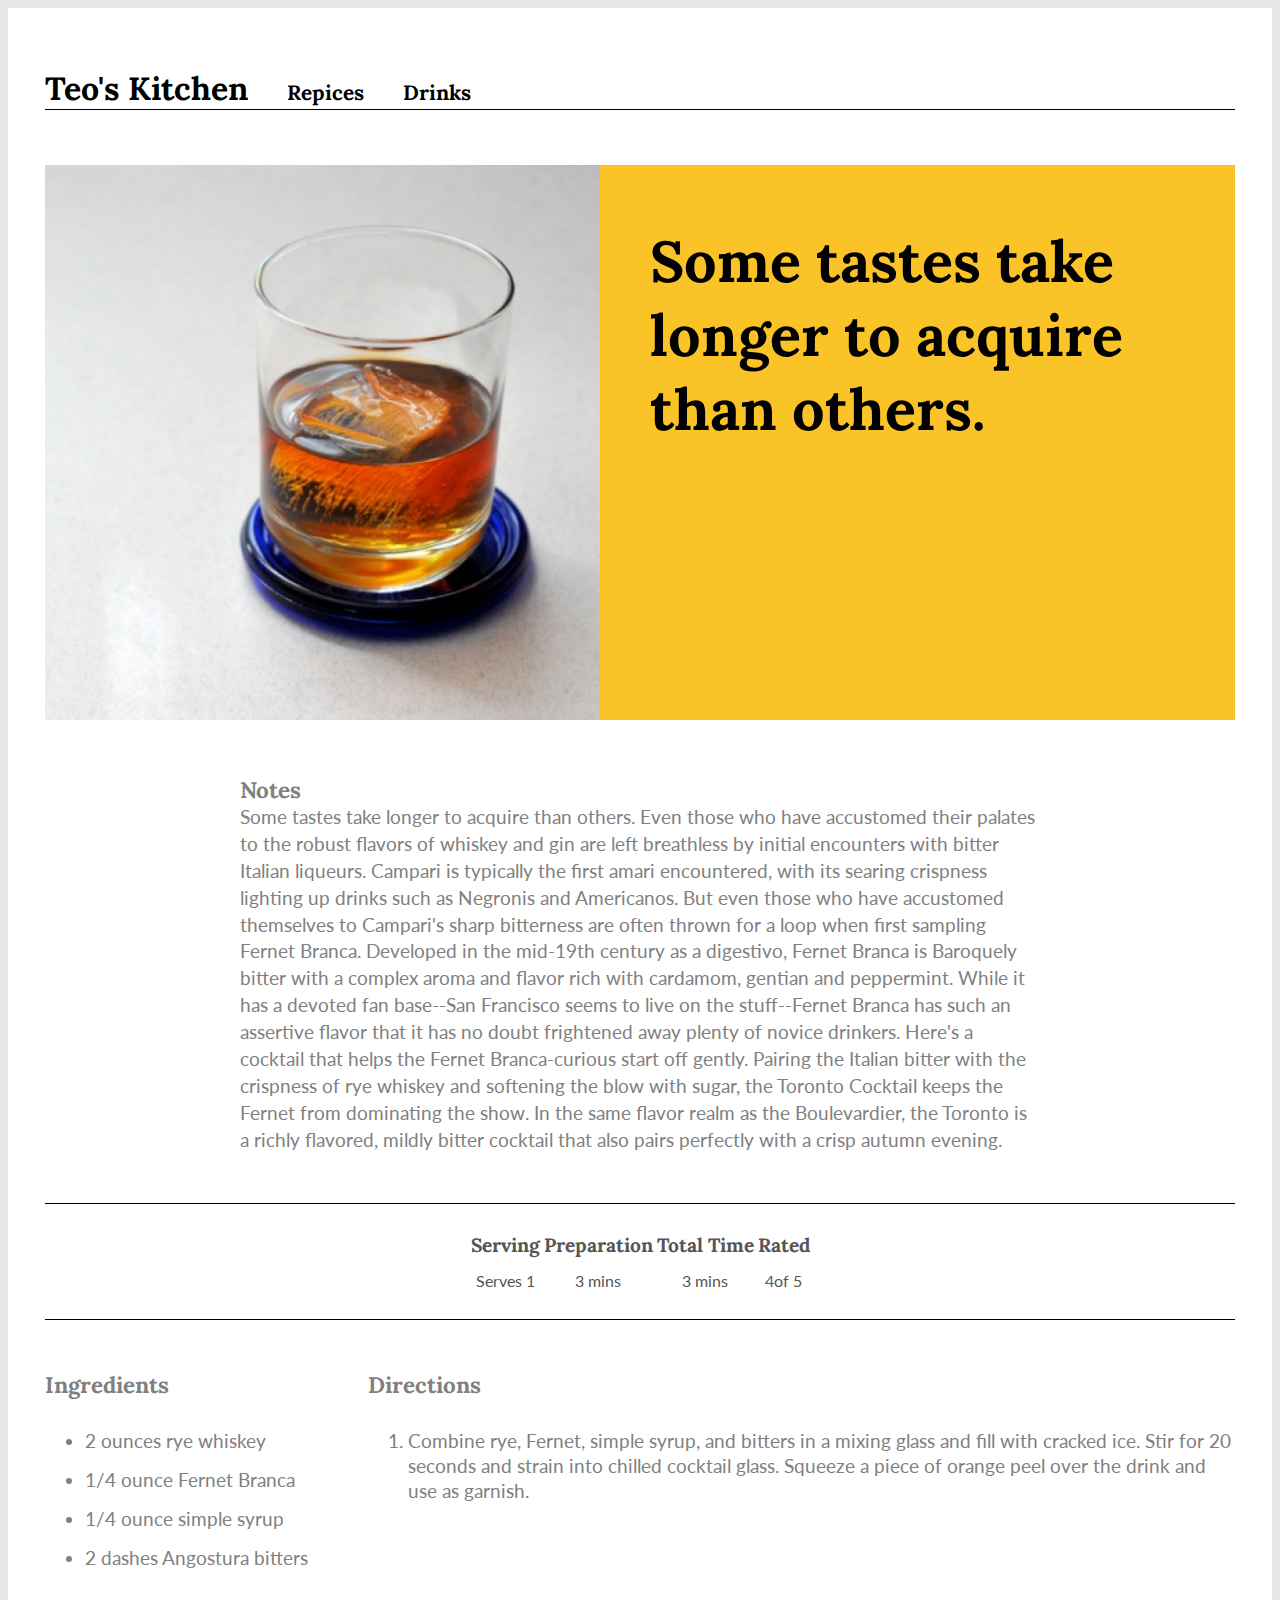
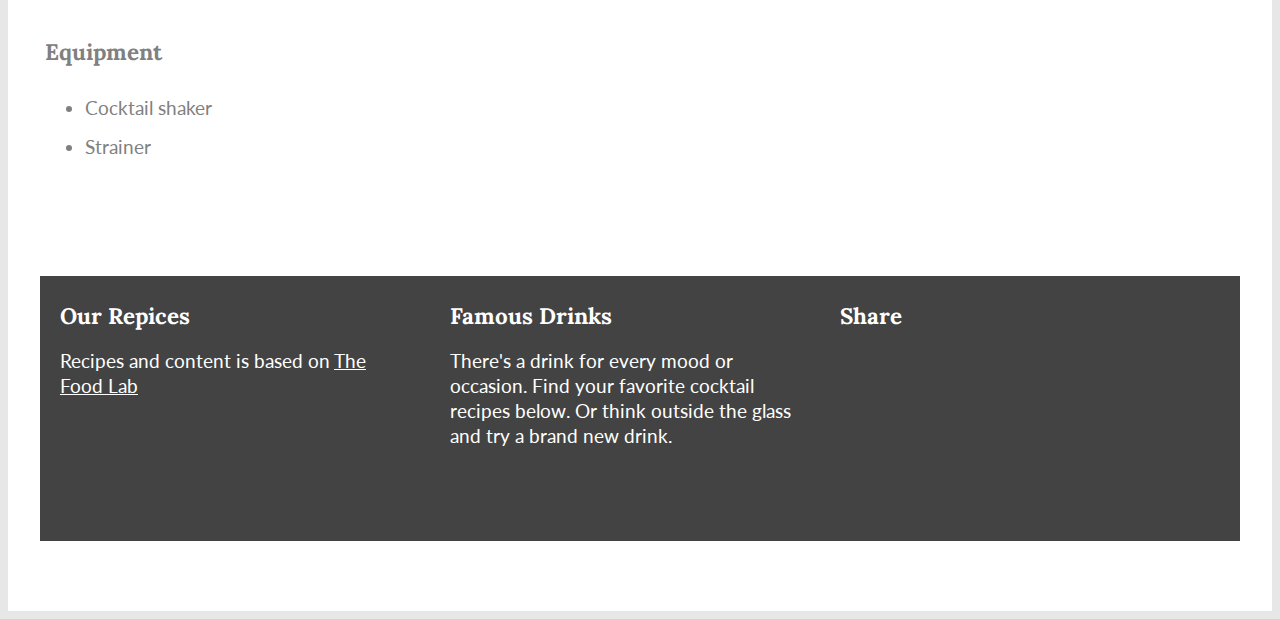
<file: pages/toronto.html>
<!DOCTYPE html>
<html lang="en" dir="ltr">
  <head>
    <meta charset="utf-8">
    <meta name="viewport" content="width=device-width, initial-scale=1.0">
    <meta http-equiv="X-UA-Compatible" content="ie=edge">

      <link rel="stylesheet" href="https://use.fontawesome.com/releases/v5.4.1/css/all.css" integrity="sha384-5sAR7xN1Nv6T6+dT2mhtzEpVJvfS3NScPQTrOxhwjIuvcA67KV2R5Jz6kr4abQsz" crossorigin="anonymous">

    <link href="https://fonts.googleapis.com/css?family=Lato:300,400,700|Lora:400,700" rel="stylesheet">


    <link rel="stylesheet" type="text/css" href="../css/style.css">

    <title>Teo Herman – Repice Site Michelada</title>
  </head>
  <body>
    <div class="site-container">
      <nav>
        <a id="siteName" href="../index.html">Teo's Kitchen</a>
        <a href="../index.html">Repices</a><!-- given more time I would dedicate an entire section to technicques-->
        <a href="../index.html">Drinks</a><!-- given more time I would dedicate an entire section to technicques-->
      </nav>

      <div class="featured-dish">
        <div class="box1">
          <img class="box1" src="../img/toronto-large.png" alt="Toronto">
        </div>
        <div class="box2">
          <h1>Some tastes take longer to acquire than others.</h1>
        </div>
      </div>

      <div class="recipe-content">
        <div class="notes">
          <h3>Notes</h3>
          <p>
            Some tastes take longer to acquire than others. Even those who have accustomed their palates to the robust flavors of whiskey and gin are left breathless by initial encounters with bitter Italian liqueurs. Campari is typically the first amari encountered, with its searing crispness lighting up drinks such as Negronis and Americanos. But even those who have accustomed themselves to Campari's sharp bitterness are often thrown for a loop when first sampling Fernet Branca.

            Developed in the mid-19th century as a digestivo, Fernet Branca is Baroquely bitter with a complex aroma and flavor rich with cardamom, gentian and peppermint. While it has a devoted fan base--San Francisco seems to live on the stuff--Fernet Branca has such an assertive flavor that it has no doubt frightened away plenty of novice drinkers.

            Here's a cocktail that helps the Fernet Branca-curious start off gently. Pairing the Italian bitter with the crispness of rye whiskey and softening the blow with sugar, the Toronto Cocktail keeps the Fernet from dominating the show. In the same flavor realm as the Boulevardier, the Toronto is a richly flavored, mildly bitter cocktail that also pairs perfectly with a crisp autumn evening.
          </p>
        </div>

        <div class="rating">
          <table class="rating-table">
            <tr>
              <th>Serving</th>
              <th>Preparation</th>
              <th>Total Time</th>
              <th>Rated</th>
            </tr>
            <tr>
              <td>Serves 1</td>
              <td>3 mins</td>
              <td>3 mins</td>
              <td>4of 5</td>
            </tr>
          </table>
        </div>
        <div class="cooking-methods">
          <div class="ingredients">
            <h3>Ingredients</h3>
              <ul>
              <li>2 ounces rye whiskey</li>
              <li>1/4 ounce Fernet Branca</li>
              <li>1/4 ounce simple syrup</li>
              <li>2 dashes Angostura bitters</li>
              </ul>
          </div>

          <div class="directions">
            <h3>Directions</h3>
            <ol>
              <li>
                Combine rye, Fernet, simple syrup, and bitters in a mixing glass and fill with cracked ice. Stir for 20 seconds and strain into chilled cocktail glass. Squeeze a piece of orange peel over the drink and use as garnish.
              </li>
            </ol>
          </div>

          <div class="equipment">
            <h3>Equipment</h3>
            <p></p>
            <ul>
              <li>Cocktail shaker </li>
              <li>Strainer</li>
            </ul>
          </div>
        </div>
      </div>

      <footer class="footer">
        <div class="f-description">
          <h3>Our Repices</h3>
          <p>Recipes and content is based on <a href="https://www.seriouseats.com/the-food-lab">The Food Lab</a>
          </p>
        </div>
        <div class="f-description">
          <h3>Famous Drinks</h3>
          <p>There's a drink for every mood or occasion. Find your favorite cocktail recipes below. Or think outside the glass and try a brand new drink.</p>
        </div>
        <div class="f-description">
          <h3>Share</h3>
          <p><i class="fab fa-facebook-square"></i>
          <i class="fab fa-twitter-square"></i>
          <i class="fab fa-instagram"></i></p>
        </div>
      </footer>

    </div>
  </body>
</html>
</file>
<file: css/style.css>
:root {--main-text-colour: #555555;
--background-colour: #FFF;
--h3-text-color: grey;
--white-text: #fff;
--black-colour: #000;
--footer-bk-color: #434343;
--feature-recipe: #FAC429;
--body-background: #E7E7E7;


}
    /* font-family: 'Lora', serif;
    font-family: 'Lato', sans-serif; */

html {

}

body {
  -webkit-font-smoothing: antialiased;
  background-color: var(--body-background);
  font-size: 16px;

}

.site-container {
  max-width: 1280px;
  height: auto;
  margin-left: auto;
  margin-right: auto;
  padding-bottom: 20px;
  background-color: var(--background-colour);
  font-family: 'Lato', sans-serif;
  font-weight: 400;
  border: 1px;
}

h3 {
  font-family: 'Lora', serif;
  font-size: 1em;
  font-weight: 700;
  margin: 0 0 0 0;
  color: var(--h3-text-color);
}

body p {
  font-family: 'Lato', sans-serif;
  font-weight: 400;
  font-size: .9em;
  color: var(--main-text-colour);
}

nav {
  max-width: 1190px;
  margin: auto;
  margin-top: 0px;
  padding-top: 60px;
  border-bottom-style: solid;
  border-width: 1px;
  border-color: var(--black-colour);
}

#siteName {
  font-size: 2.0em;
}

nav a {
  font-family: 'Lora', serif;
  font-weight: 700;
  text-decoration: none;
  color: var(--black-colour);
  font-size: 1.3em;
  padding-right: 35px;
}

 /* new feature img -- used flexbox instead */

 /* .aspect-ratio-box {
   height: 0;
   overflow: hidden;
   padding-top: 591.44px / 1127.34px * 100%;
   background:red;
   position: relative;
 }

.flexbox-centering {
  height: 100%;
  display: flex;
  justify-content: center;
  align-items: center;

}
.viewport-sizing {
  font-size: 5vw;
} */

/* end new feature */

/* .featured-dish {
  max-width: 1190px;
  height: 600px;
  margin-left: auto;
  margin-right: auto;
  margin-top: 55px;
  margin-bottom: 55px;
  background-color: var(--footer-bk-color);
}

.featured-dish img {
  max-width: 595px;
  max-height: 600px;
  height: auto;
  float: left;

}

.featured-dish h1 {
  max-width: 470px;
  padding-top: 60px;
  margin-left: 05px;
  padding-left: 650px;
  font-family: 'Lora', serif;
  font-size: 3.3em;
  font-weight: 700;
  line-height: 1.5em;
  color: var(--white-text);
} */

.featured-dish {
  max-width: 1190px;
  display: flex;
  margin-left: auto;
  margin-right: auto;
  margin-top: 55px;
  margin-bottom: 55px;
}

.box1 {
  flex-basis: 595px;
}
.box1 img {
 max-width: 100%;
 display: flex;
 min-height: 50px;
}

.box2 {
  background: var(--feature-recipe);
  flex-basis: 595px;
  min-height: 200px;
  font-size: 2.0vw;
  padding-top: 20px;
  padding-left: 50px;
  padding-right: 30px;
  font-family: 'Lora', serif;
  font-weight: 700;
}




.s-title {
  max-width:1190px;
  margin: auto;
  margin-top: 30px;
  margin-bottom: 30px;
  border-top-style: solid;
  border-width: 1px;
  border-color: var(--black-colour);

  font-family: 'Lora', serif;
  font-weight: 700;
  font-size: 1.3em;
  clear:both;
}

.d-title {
  max-width:1190px;
  margin: auto;
  margin-top: 60px;
  margin-bottom: 30px;
  border-top-style: solid;
  border-width: 1px;
  border-color: var(--black-colour);

  font-family: 'Lora', serif;
  font-weight: 700;
  font-size: 1.3em;
  clear:both;
}

/* .r-content{
  display: grid;
  grid-template-rows: 360px;
  grid-template-columns: 1fr 1fr 1fr;
  grid-gap: 20px 20px;

} */


/* recipe content style */
.popular-dish {
  max-width: 1280px;
  height: auto;
}

.r-content {
  max-width:1200px;
  height: 340px;
  margin-left: auto;
  margin-right: auto;
  padding-left: 10px;
}

.recipe {
  width: 387px;
  height:auto;
  padding: 0px 13px 0px 0px;
  float: left;
}

.recipe a {
  text-decoration: none;
}

.pdd {
  background-color: var(--white-background);
  margin: -7px 0px 5px 0px;
  padding: 12px 0px 5px 15px;
  border-bottom: 1px solid #434343;
  border-left: 1px solid #434343;
  border-right: 1px solid #434343;
  outline-offset: -1px;

}
.pdd p {
  margin-top:7px;
  color: var(--footer-bk-color);
}

.pdd h3 {
  color: var(--footer-bk-color);
}

.drinks {
  max-width: 1280px;
  height: auto;
}

.drink-content {
  max-width:1200px;
  height: 340px;
  margin-left: auto;
  margin-right: auto;
  padding-left: 10px;
}

.drink-recipe {
  width: 387px;
  height:auto;
  padding: 0px 13px 0px 0px;
  float: left;
}

.drink-recipe a {
  text-decoration: none;
}



/* Footer styles */

footer {
  max-width:1200px;
  height: 220px;
  margin-left:auto;
  margin-right: auto;
  padding-top: 25px;
  padding-bottom: 20px;
  margin-top: 50px;
  margin-bottom: 50px;
  background-color: var(--footer-bk-color);
  clear: both;
}

.f-description {
  width: 350px;
  height:auto;
  padding: 0px 20px 0px 20px;
  float: left;
}

.f-description h3 {
  font-family: 'Lora', serif;
  font-size: 1.4em;
  font-weight: 700;
  color: var(--white-text);
}

.f-description p {
  font-family: 'Lato', sans-serif;
  font-weight: 400;
  font-size: 1.2em;
  line-height: 1.3;
  color: var(--background-colour);
}


/* recipe pages style */

.recipe-content {
  max-width: 1190px;
  margin-left: auto;
  margin-right: auto;
}

.notes h3 {
  font-family: 'Lora', serif;
  font-size: 1.4em;
  font-weight: 700;
  margin: 0 0 0 0;
  color: var(--h3-text-color);
}

.recipe-content p {
  font-family: 'Lato', sans-serif;
  font-weight: 400;
  font-size: 1em;
  margin: 0 0 0 0;
  color: var(--h3-text-color);
}

.notes {
  max-width: 800px;
  margin-left: auto;
  margin-right: auto;
}

.notes p {
  font-family: 'Lato', sans-serif;
  font-weight: 400;
  font-size: 1.2em;
  line-height: 1.4;
}

.rating {
  max-width: 1190px;
  margin-left: auto;
  margin-right: auto;
  margin-top: 50px;
  margin-bottom: 50px;
  padding-top: 15px;
  padding-bottom: 15px;
  border-top-style: solid;
  border-bottom-style: solid;
  border-width: 1px;
  border-color: var(--black-colour);
}

.rating-table {
  max-width:500px;
  margin-left: auto;
  margin-right: auto;
}

.rating-table th {
  padding-top: 12px;
  padding-bottom: 12px;
  font-family: 'Lora', serif;
  font-size: 1.2em;
  font-weight: 700;
  text-align: center;
  color: var(--main-text-colour);
}

.rating-table td {
  padding-top: 0px;
  padding-bottom: 12px;
  font-family: 'Lato', sans-serif;
  font-weight: 400;
  font-size: 1em;
  text-align: center;
  color: var(--main-text-colour);
}

.cooking-methods {
  display: flex;
  flex-wrap: wrap;
}

/* .ingredients {
  max-width: 320px;
  height:auto;
  margin-left: 0px;
  margin-right: 0px;
  float: left;
  padding-right: 50px;
  clear: both;
} */

.ingredients {
  flex-basis: 320px;
  flex-grow: 1;
}

.directions {
  flex-basis: 840px;
  flex-grow: 8;
}

.equipment {
  flex-basis: 320px;
  flex-grow: 1;
}

.ingredients h3 {
  font-size: 1.4em;
}

.ingredients ul li{
  padding-top: 14px;
  font-family: 'Lato', sans-serif;
  font-weight: 400;
  font-size: 1.2em;
  line-height: 1.3;
  margin: 0 0 0 0;
  color: var(--h3-text-color);
}

/* .directions {
  max-width: 840px;
  margin-left: 345px;
  padding-left: 0px;
} */

.directions h3 {
  font-size: 1.4em;
}

.directions ol li {
padding-top: 14px;
font-family: 'Lato', sans-serif;
font-weight: 400;
font-size: 1.2em;
line-height: 1.3;
margin: 0 0 0 0;
color: var(--h3-text-color);
}

.equipment {
  width: 450px;
  height:auto;
  margin-left: 0px;
  margin-right: 0px;
  padding-top: 50px;
  margin-bottom: 50px;
}

.equipment h3 {
  font-size: 1.4em;
}

.equipment ul li {
padding-top: 14px;
font-family: 'Lato', sans-serif;
font-weight: 400;
font-size: 1.2em;
line-height: 1.3;
margin: 0 0 0 0;
color: var(--h3-text-color);
}

.fab {
  font-size: 32px;
  margin-right: 12px;
  color: white;
}

.f-description a {
  /* text-decoration: none; */
  color: var(--white-text);
}

/* responsive */

@media (max-width: 1200px){

  body{
    font-size: 16px;
  }

  .site-container {
    width: auto;
    height: auto;
    margin-left: 20px;
    margin-right: 20px;
  }

  nav {
    width: auto;
    margin-left: 20px;
    margin-right: 20px;
  }


  #siteName {
    font-size: 1.6em;
  }

  .featured-dish {
    width: auto;
    margin-left: 20px;
    margin-right: 20px;
  }

  .rating-table {
    width: auto;
  }

  .popular-dish {
    margin-left: 20px;
    margin-right: 20px;
    clear: both;
  }

  .drink-content {

  }

  .drinks {
    margin-left: 20px;
    margin-right: 20px;
    clear: both;
  }

  .s-title {
    width: auto;
    margin-left: 10px;
    margin-right: 10px;
  }
  .d-title {
    width: auto;
    margin-left: 10px;
    margin-right: 10px;
  }

  .recipe {
    margin-bottom: 30px;
  }

  .drink-recipe {
    margin-bottom: 30px;
  }

  .r-content {
    width: auto;
    height: auto;
    clear: both;
  }

  .notes {
    witdth: auto;
  }

  .rating {
    width: auto;
  }

  footer {
    width: auto;
    height: 400px;
    margin-bottom: auto;
    margin-left: 20px;
    margin-right: 20px;
    clear:both;
  }

  .f-description {
    padding-top: 20px;
  }

  .box2 {
    min-height: 100px;
    font-size: 2.1vw;
    padding-top: 5px;
    padding-left: 20px;
    padding-right: 30px;
    font-family: 'Lora', serif;
    font-weight: 700;
  }

  .recipe-content {
    margin-left: 20px;
    margin-right: 20px;
  }

  .ingredients {
    float: left;
  }

  .directions {
    float: left;
    clear:both;
  }



}

@media (max-width: 950px) {
  footer {
    height: 550px;
  }
}

@media (max-width: 600px) {
  #siteName {
    font-size: 1.2em;
  }

  nav a {
    font-size: .9em;
    padding-right: 15px;
  }

  footer {
    height: 550px;
  }

.box2 {
  min-height: 100px;
  font-size: 1.8vw;
  padding-top: 5px;
  padding-left: 20px;
  padding-right: 30px;
  font-family: 'Lora', serif;
  font-weight: 700;
}

footer {
  height: 550px;
}

@media (max-width: 500px) {
  footer {
    height: 550px;
    clear:both;
  }
}

}

@media (min-width: 1280px) {
  .box2 {
    font-size: 1.8em;
  }
}
</file>
